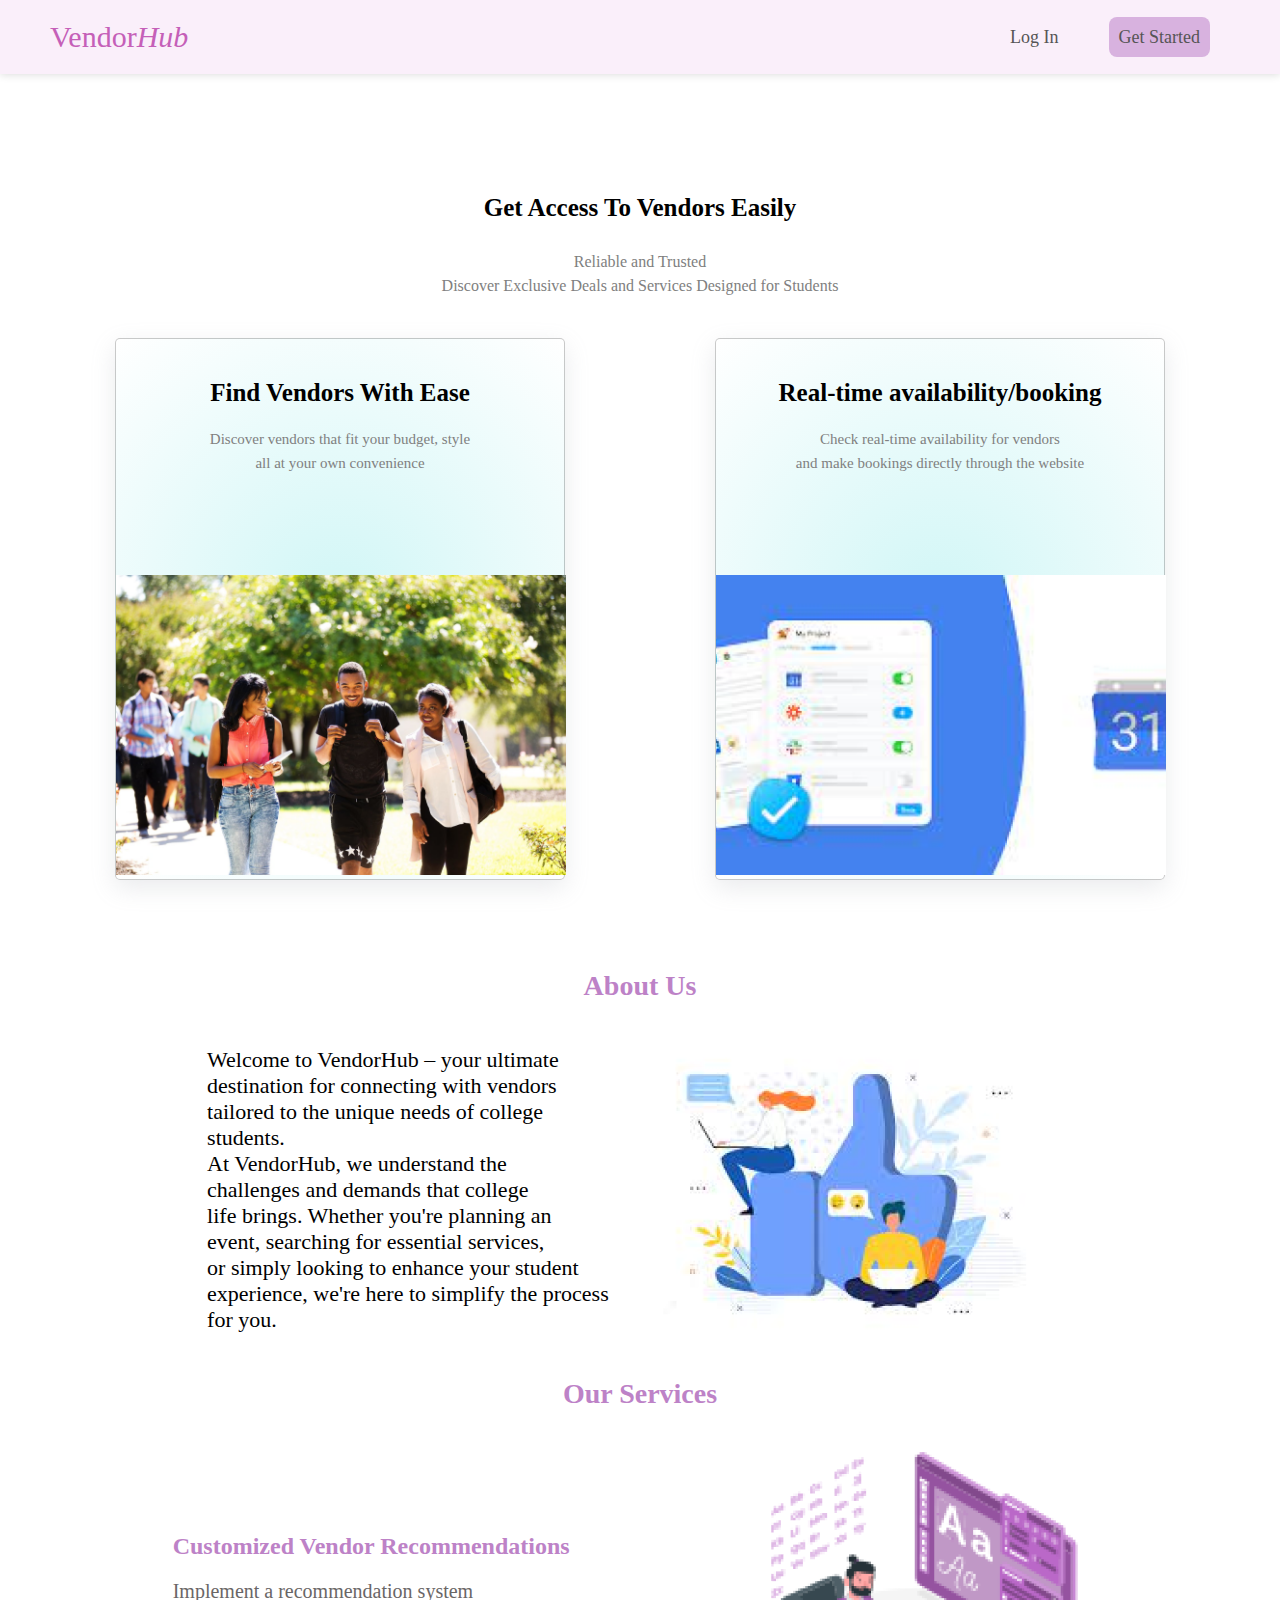
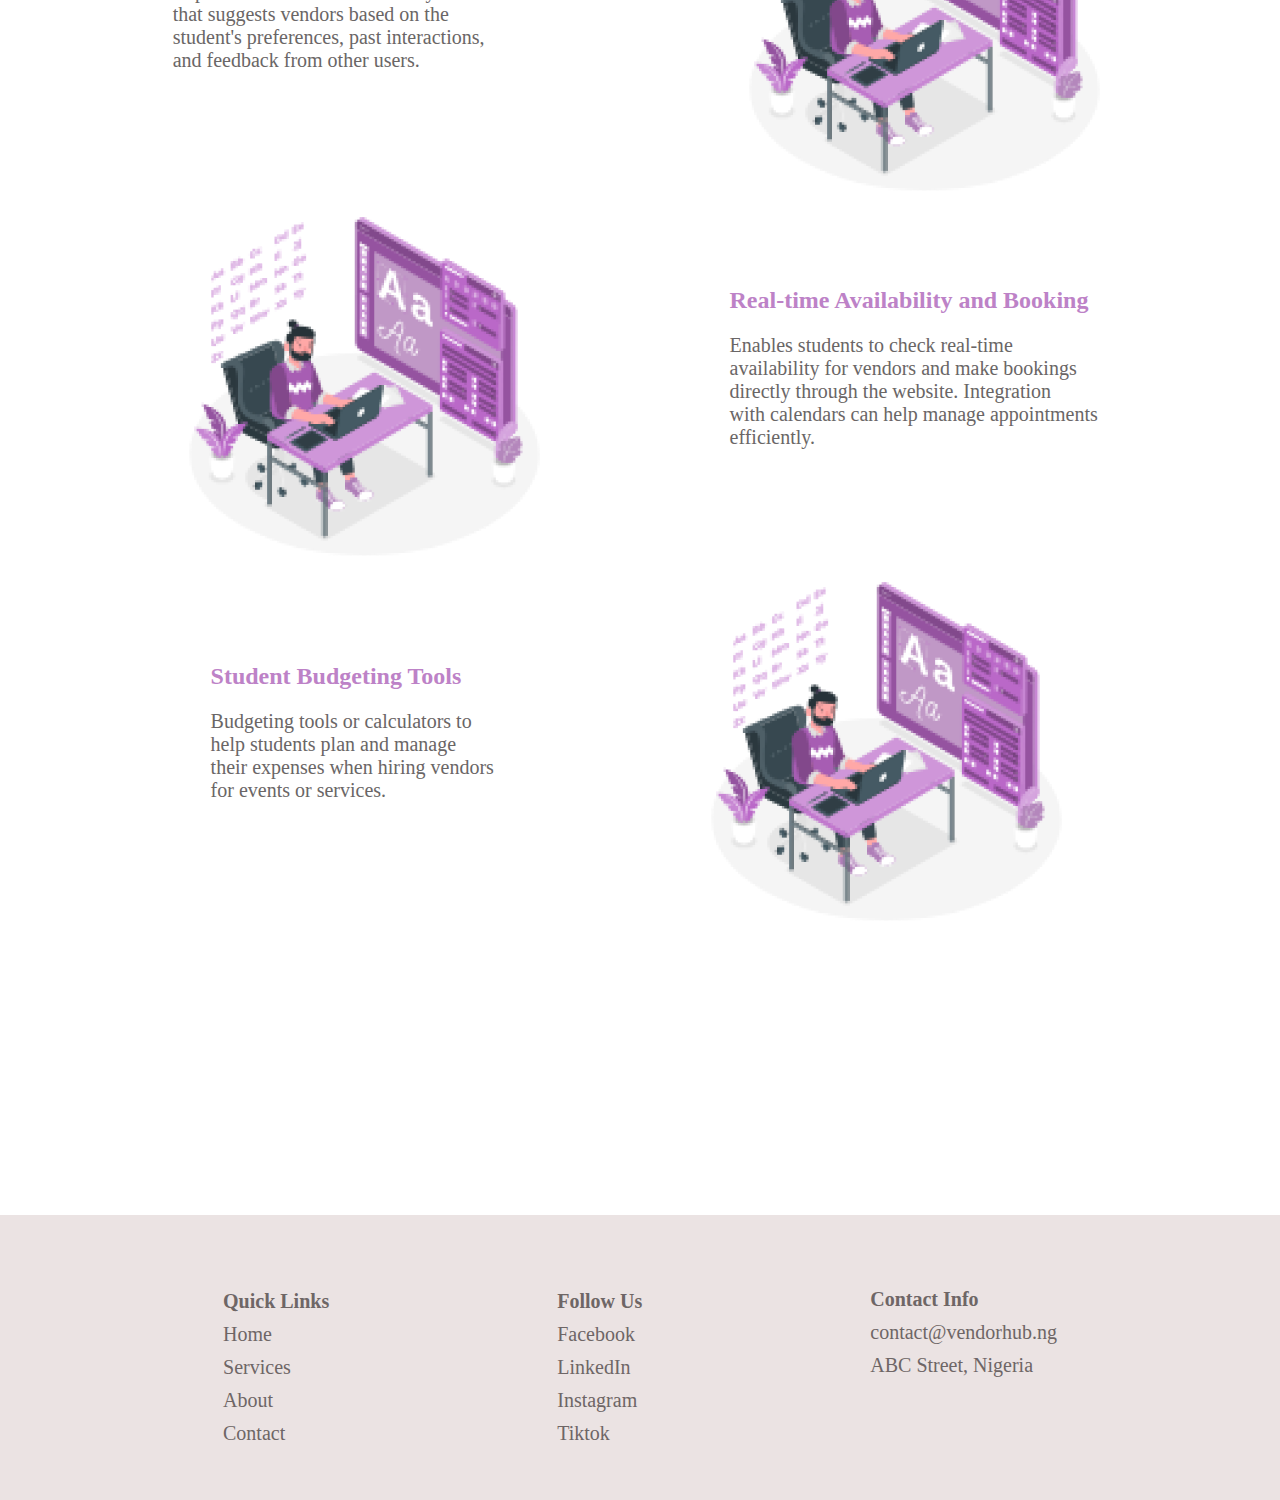
<file: index.html>
<!DOCTYPE html>
<html lang="en">
<head>
    <meta charset="UTF-8">
    <meta name="viewport" content="width=device-width, initial-scale=1.0">
    <title>Vendor Hub</title>
    <link rel="stylesheet" href="https://use.fontawesome.com/releases/v5.0.7/css/all.css">
    <link rel="stylesheet" href="styles.css"/>
</head>

<body>
        <div class="container">
            <nav class="topnav">
                <h3>Vendor<span>Hub</span></h3>
                <ul class="nav-li" id="dropdownClick">
                    <li class="nav-right login"><a href="login.html">Log In</a></li>
                    <li class="nav-right signup"><a href="sign-up.html">Get Started</a></li>
                    <li class="dropdownicon"><a href="javascript:void(0);" onclick="dropdownMenu()">&#9776;</a></li>
                </ul>
            </nav>

            <section class="hero-section">
                <h3>Get Access To Vendors Easily</h3>

                <p>Reliable and Trusted <br> Discover Exclusive Deals and Services Designed for Students</p>
                
                <div class="card-container">
                    <div class="card">
                        <h3>Find Vendors With Ease</h3>
                        <p>Discover vendors that fit your budget, style<br>
                            all at your own convenience</p>
                            <img src="img/Create-Website-with-Login-Registration-Form-in-HTML-CSS-and-JavaScript.jpg" alt="happy students" />
                        </div>
                        
                        <div class="card">
                            <h3>Real-time availability/booking</h3>
                            <p>Check real-time availability for vendors<br>
                                and make bookings directly through the website</p>
                                <img src="img/image 2.png" alt="happy students" />
                            </div>
                        </div>
                        
            </section>
                    
            <section class="third-section">

                <h3 class="about-us">About Us
                </h3>

                <div class="about-us-section">

                <p>Welcome to VendorHub – your ultimate<br>
                destination for connecting with vendors<br>
                tailored to the unique needs of college<br>
                students.<br>
                At VendorHub, we understand the<br>
                challenges and demands that college<br>
                life brings. Whether you're planning an<br>
                event, searching for essential services,<br>
                or simply looking to enhance your student<br>
                experience, we're here to simplify the process<br>
                for you.</p>

                <img src="img/image 4.png" alt="about-us" />

                </div>

                <h3 class="our-services">Our Services</h3>
            

                <div class="our-services-section">
            
                <p><span>Customized Vendor Recommendations <br></span>Implement a recommendation system<br> that suggests vendors based on the<br> student's preferences, past interactions,<br> and
                feedback from other users.</p>

                <img src="img/image 5.png" alt="about-us" />

                </div>
            
                <div class="our-services-section-2">
            
                <p><span>Real-time Availability and Booking <br></span>Enables students to check real-time<br> availability for vendors and make bookings<br> directly through the website. Integration<br>
                with calendars can help manage appointments<br> efficiently.</p>

                <img src="img/image 5.png" alt="about-us" />

                </div>

                <div class="our-services-section-3">
            
                <p><span>Student Budgeting Tools <br></span>Budgeting tools or calculators to<br> help students plan and manage<br> their expenses when hiring vendors<br> for events or
                services.</p>

                <img src="img/image 5.png" alt="about-us" />

                </div>

            </section>


            <footer class="footer-section">
                <ul>
                    <li>Quick Links</li>
                    <li>Home</li>
                    <li>Services</li>
                    <li>About</li>
                    <li>Contact</li>
                </ul>
                <ul>

                    <li>Follow Us</li>
                    <li>Facebook</li>
                    <li>LinkedIn</li>
                    <li>Instagram</li>
                    <li>Tiktok</li>
                </ul>
                <ul>
                    <li>Contact Info</li>
                    <li class="contact">contact@vendorhub.ng</li>
                    <li class="contact">ABC Street, Nigeria</li>
                </ul>
            </footer>
        </div>
    
        <script>
            function dropdownMenu() {
                var x = document.getElementById("dropdownClick");
                if (x.className === "nav-li") {
                    x.className += " responsive";
                } else {
                    x.className = "nav-li";
                }
            }
        </script>
</body>    
</html>
</file>
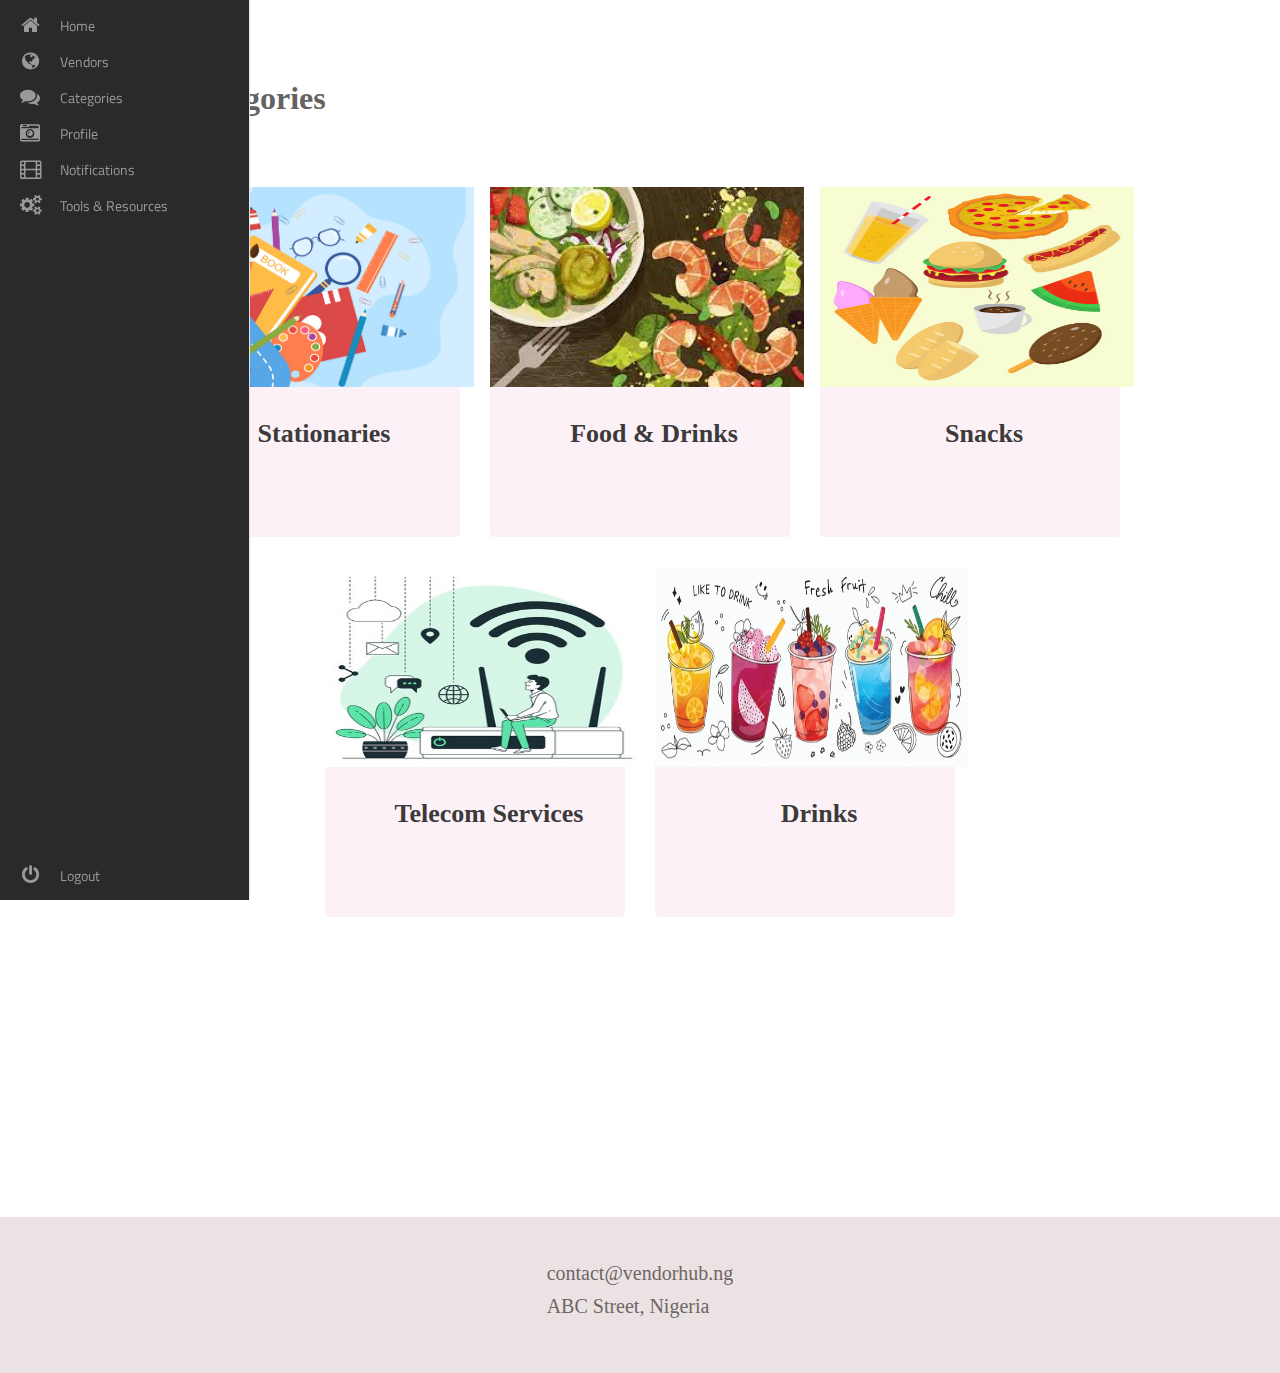
<file: categories.html>
<!DOCTYPE html>
<html lang="en">

<head>
    <meta charset="UTF-8">
    <meta name="viewport" content="width=device-width, initial-scale=1.0">
    <title>Vendors</title>
    <link rel="stylesheet" href="https://use.fontawesome.com/releases/v5.0.7/css/all.css">
    <link rel="stylesheet" href="categories.css" />
</head>

<body>

    <div class="area"></div>

    <!--  Side NavBar -->

    <nav class="main-menu">
        <ul>
            <li>
                <a href="/homepage.html">
                    <i class="fa fa-home fa-2x"></i>
                    <span class="nav-text">
                        Home
                    </span>
                </a>

            </li>
            <li class="has-subnav">
                <a href="/vendors.html">
                    <i class="fa fa-globe fa-2x"></i>
                    <span class="nav-text">
                        Vendors
                    </span>
                </a>

            </li>
            <li class="has-subnav">
                <a href="/categories.html">
                    <i class="fa fa-comments fa-2x"></i>
                    <span class="nav-text">
                        Categories
                    </span>
                </a>

            </li>
            <li class="has-subnav">
                <a href="/profile.html">
                    <i class="fa fa-camera-retro fa-2x"></i>
                    <span class="nav-text">
                        Profile
                    </span>
                </a>

            </li>
            <li>
                <a href="/notifications.html">
                    <i class="fa fa-film fa-2x"></i>
                    <span class="nav-text">
                        Notifications
                    </span>
                </a>
            </li>
            <li>
                <a href="/resources.html">
                    <i class="fa fa-cogs fa-2x"></i>
                    <span class="nav-text">
                        Tools & Resources
                    </span>
                </a>
            </li>

        </ul>

        <ul class="logout">
            <li>
                <a href="/logout.html">
                    <i class="fa fa-power-off fa-2x"></i>
                    <span class="nav-text">
                        Logout
                    </span>
                </a>
            </li>
        </ul>
    </nav>


    <!-- Main Area  -->
    
    <div class="third-section">
    
        <h3 class="categories">Categories</h3>
    
    
        <div class="card-contain">
    
            <div class="card">
                <img src="img/stationery-backpack-5806841-4842001.png" alt="vendor-image" />
                <h4 class="categories-title"><a href="/stationaries.html"> Stationaries</a></h4>
            </div>
            <div class="card">
                <img src="img/download (5).jpg" alt=vendor-image" />
                <h4 class="categories-title"><a href="/food.html"> Food & Drinks </a></h4>
            </div>
            <div class="card">
                <img src="img/set-food-drink-vector-illustration-food-drink-cartoon-food-lunch_691616-18.avif"
                    alt="vendor-image" />
                <h4 class="categories-title"><a href="/snacks.html"> Snacks</a></h4>
            </div>
            <div class="card">
                <img src="img/internet-day-concept-illustration_114360-5303.jpg" alt="vendor-image" />
                <h4 class="categories-title"><a href="/telecom.html"> Telecom Services</a></h4>
            </div>
            <div class="card">
                <img src="img/fresh-smoothies-sparkling-drinks-design-600nw-2258934475.webp" alt="vendor-image" />
                <h4 class="categories-title"><a href="/drinks.html"> Drinks</a></h4>
            </div>
    
    
        </div>
    
        <footer class="footer-section">
            <ul>
                <li class="contact">contact@vendorhub.ng</li>
                <li class="contact">ABC Street, Nigeria</li>
            </ul>
        </footer>
    
    </div>


</body>
</html>
</file>
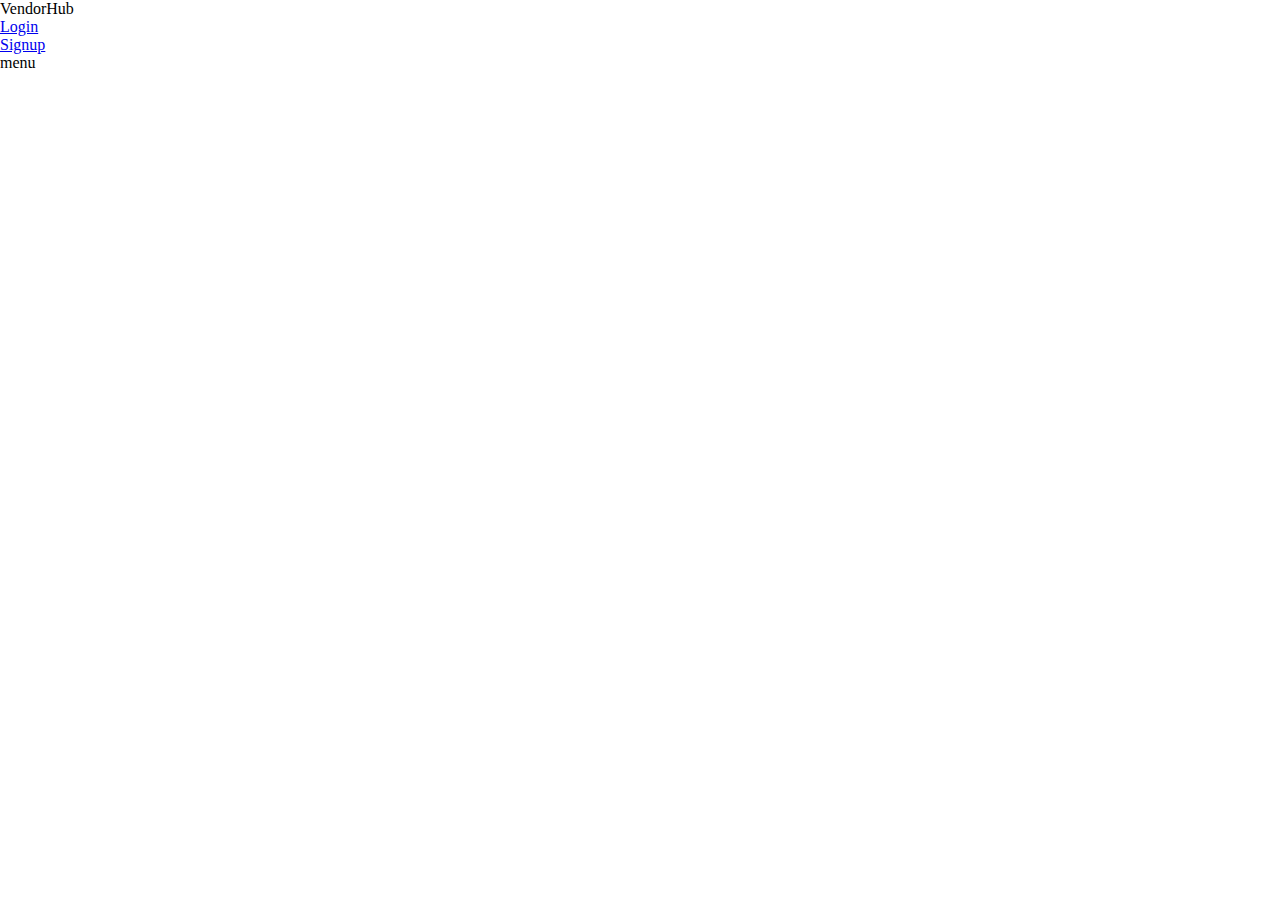
<file: home.html>
<!DOCTYPE html>
<html lang="en">

<head>
    <meta charset="UTF-8">
    <meta name="viewport" content="width=device-width, initial-scale=1.0">
    <title>Vendor Hub</title>
    <link rel="stylesheet" href="https://use.fontawesome.com/releases/v5.0.7/css/all.css">
    <link rel="stylesheet" href="styles.css" />
</head>

<body>
<header class="header">
    <div class="nav-container">
        <span class="logo">VendorHub</span>
        <nav class="nav">
            <ul class="nav--ul__two">
                <li class="nav-link"><a href="#">Login</a></li>
                <li class="nav-link"><a href="#">Signup</a></li>
            </ul>
        </nav>
        <span class="hamburger-menu  material-symbols-outlined">menu</span>
    </div>
</header>




<script>
    const hamburgerMenu = document.querySelector(".hamburger-menu");
        const nav = document.querySelector(".nav");

        hamburgerMenu.addEventListener("click", () => {
            nav.classList.toggle("active")
        });
</script>
</body>
</html>
</file>
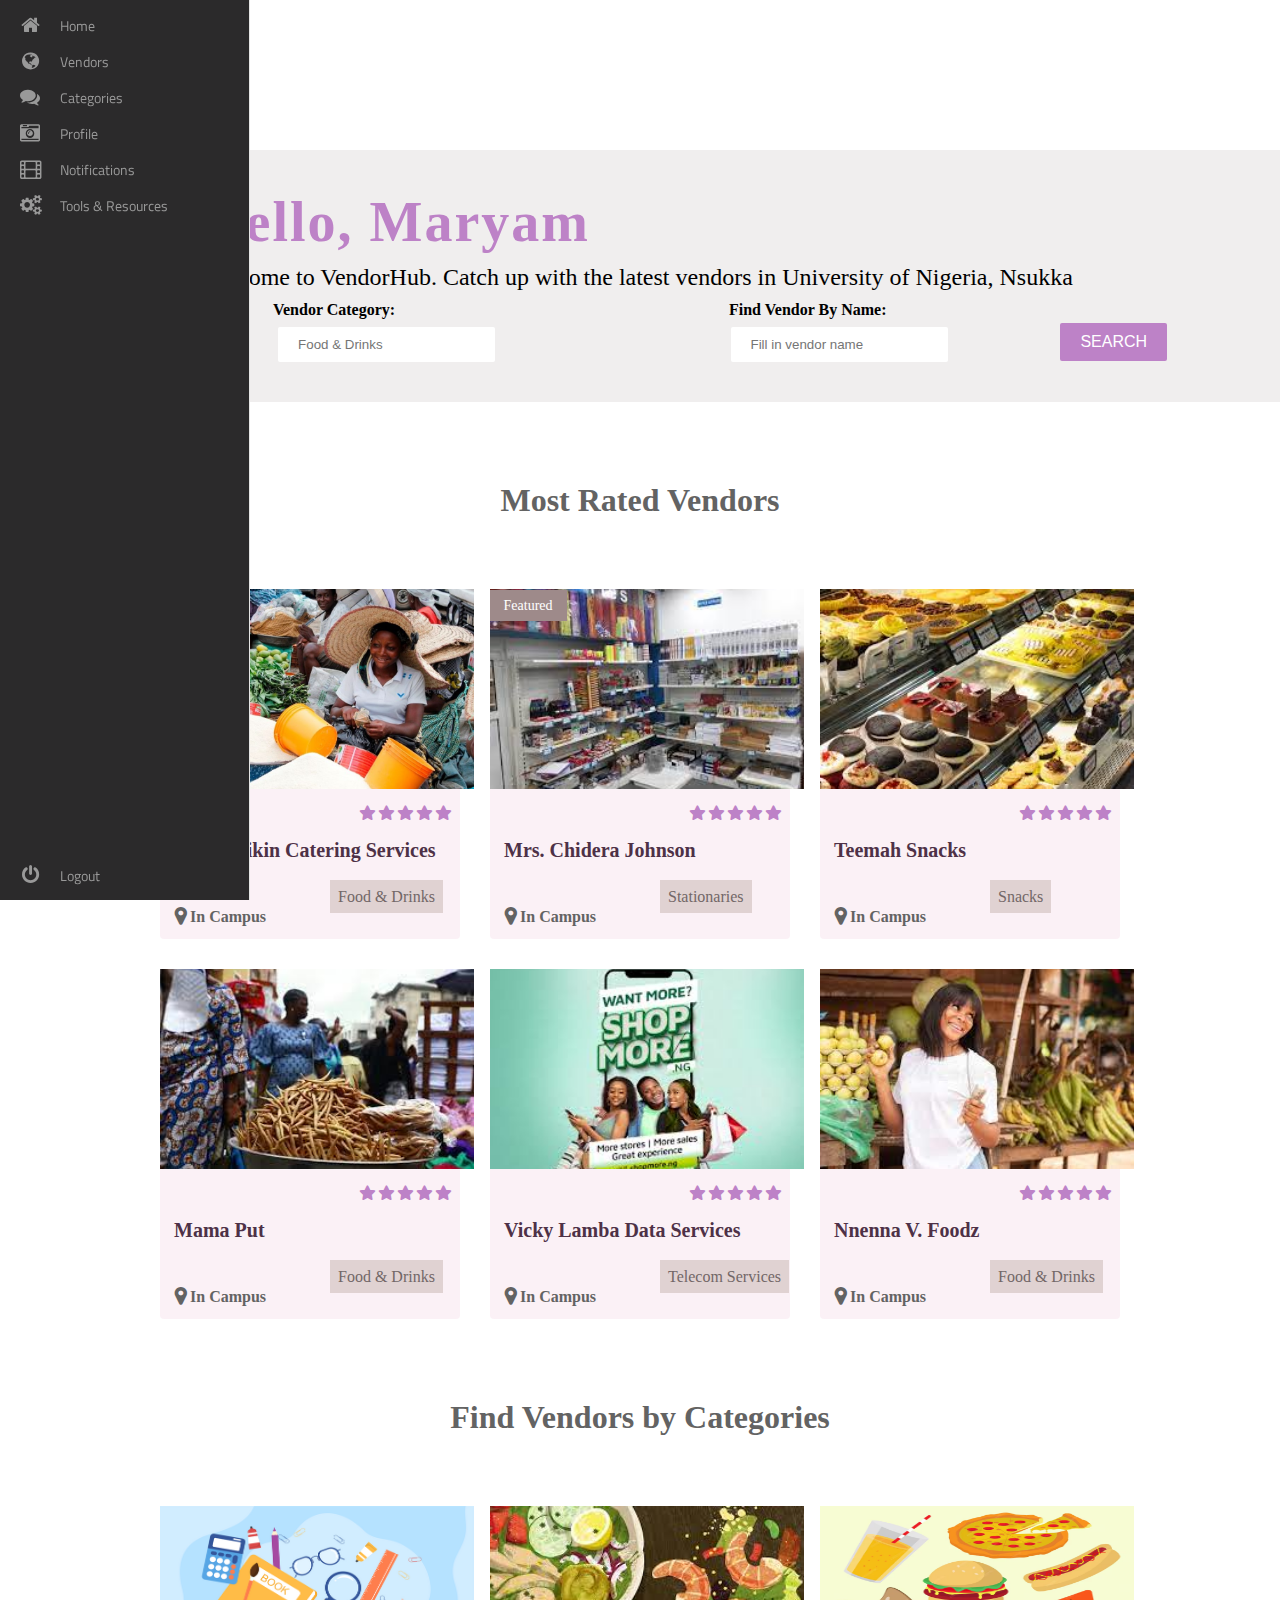
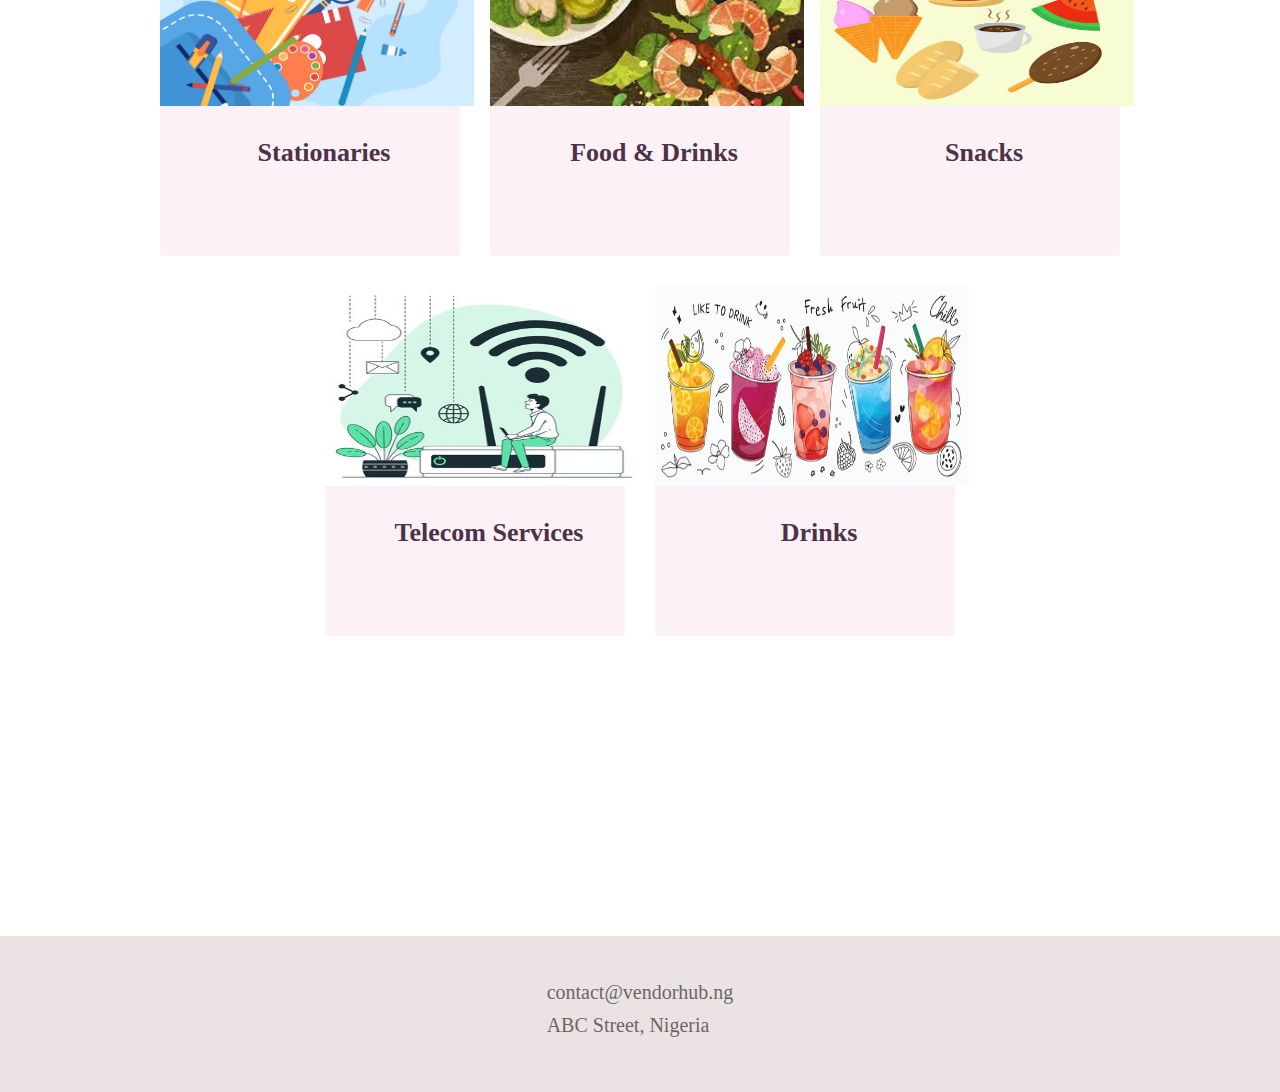
<file: homepage.html>
<!DOCTYPE html>
<html lang="en">

<head>
    <meta charset="UTF-8">
    <meta name="viewport" content="width=device-width, initial-scale=1.0">
    <title>Vendor Hub</title>
    <link rel="stylesheet" href="https://use.fontawesome.com/releases/v5.0.7/css/all.css">
    <link rel="stylesheet" href="homepage.css" />
</head>

<body>

    <div class="area"></div>

    <!--  Side NavBar -->

    <nav class="main-menu">
    <ul>
        <li>
            <a href="/homepage.html">
                <i class="fa fa-home fa-2x"></i>
                <span class="nav-text">
                    Home
                </span>
            </a>

        </li>
        <li class="has-subnav">
            <a href="/vendors.html">
                <i class="fa fa-globe fa-2x"></i>
                <span class="nav-text">
                    Vendors
                </span>
            </a>

        </li>
        <li class="has-subnav">
            <a href="/categories.html">
                <i class="fa fa-comments fa-2x"></i>
                <span class="nav-text">
                    Categories
                </span>
            </a>

        </li>
        <li class="has-subnav">
            <a href="/profile.html">
                <i class="fa fa-camera-retro fa-2x"></i>
                <span class="nav-text">
                    Profile
                </span>
            </a>

        </li>
        <li>
            <a href="/notifications.html">
                <i class="fa fa-film fa-2x"></i>
                <span class="nav-text">
                    Notifications
                </span>
            </a>
        </li>
        <li>
            <a href="/resources.html">
                <i class="fa fa-cogs fa-2x"></i>
                <span class="nav-text">
                    Tools & Resources
                </span>
            </a>
        </li>
        
    </ul>

    <ul class="logout">
        <li>
            <a href="/logout.html">
                <i class="fa fa-power-off fa-2x"></i>
                <span class="nav-text">
                    Logout
                </span>
            </a>
        </li>
    </ul>
</nav>

<!-- Main Area  -->

   <div class="hero-section">
    <h3>Hello, Maryam</h3>
    <p>Welcome to VendorHub. Catch up with the latest vendors in University of Nigeria,
    Nsukka</p>

    <div class="search">

        <div class="search-category">
            <label for="category">Vendor Category:</label>
        <input type="search" id="category" name="category" placeholder="Food & Drinks" class="search-category-in search-category-input" />
    </div>
    
    <div class="search-category">
        <label for="category">Find Vendor By Name:</label>
        <input type="search" id="category" name="category" placeholder="Fill in vendor name"
        class="search-category-input" />
    </div>
    
    <div class="btn-all">
        <button class="btn-search">SEARCH</button>
    </div>
</div>

</div>

<div class="third-section">
    
    <h3 class="most-rated">Most Rated Vendors</h3>

    <div class="card-container">

        <div class="card">
            <img src="img/market-woman-nigeria-897x598.jpg" alt="vendor-image" />
            <i class="fa fa-star rating" aria-hidden="true"></i>
            <i class="fa fa-star rating" aria-hidden="true"></i>
            <i class="fa fa-star rating" aria-hidden="true"></i>
            <i class="fa fa-star rating" aria-hidden="true"></i>
            <i class="fa fa-star rating" aria-hidden="true"></i>
            <h4><a href="vendor.html"> Mama Pikin Catering Services</a></h4>
            <i class="fa fa-map-marker map" aria-hidden="true"></i>
            <p>In Campus</p>
            <span>Food & Drinks</span>
            <h6 class="feat">Featured</h6>
        </div>
        <div class="card">
            <img src="img/download (4).jpg" alt="vendor-image" />
            <i class="fa fa-star rating" aria-hidden="true"></i>
            <i class="fa fa-star rating" aria-hidden="true"></i>
            <i class="fa fa-star rating" aria-hidden="true"></i>
            <i class="fa fa-star rating" aria-hidden="true"></i>
            <i class="fa fa-star rating" aria-hidden="true"></i>
            <h4><a href="vendor.html"> Mrs. Chidera Johnson</a></h4>
            <i class="fa fa-map-marker map" aria-hidden="true"></i>
            <p>In Campus</p>
            <span>Stationaries</span>
            <h6 class="category-featured">Featured</h6>
        </div>
        <div class="card">
            <img src="img/images.jpg" alt="vendor-image" />
            <i class="fa fa-star rating" aria-hidden="true"></i>
            <i class="fa fa-star rating" aria-hidden="true"></i>
            <i class="fa fa-star rating" aria-hidden="true"></i>
            <i class="fa fa-star rating" aria-hidden="true"></i>
            <i class="fa fa-star rating" aria-hidden="true"></i>
            <h4><a href="vendor.html"> Teemah Snacks</a></h4>
            <i class="fa fa-map-marker map" aria-hidden="true"></i>
            <p>In Campus</p>
            <span>Snacks</span>
            
        </div>
        <div class="card">
            <img src="img/download (2).jpg" alt="vendor-image" />
            <i class="fa fa-star rating" aria-hidden="true"></i>
            <i class="fa fa-star rating" aria-hidden="true"></i>
            <i class="fa fa-star rating" aria-hidden="true"></i>
            <i class="fa fa-star rating" aria-hidden="true"></i>
            <i class="fa fa-star rating" aria-hidden="true"></i>
            <h4><a href="vendor.html"> Mama Put</a></h4>
            <i class="fa fa-map-marker map" aria-hidden="true"></i>
            <p>In Campus</p>
            <span>Food & Drinks</span>
           
        </div>
        <div class="card">
            <img src="img/images (1).jpg" alt="vendor-image" />
            <i class="fa fa-star rating" aria-hidden="true"></i>
            <i class="fa fa-star rating" aria-hidden="true"></i>
            <i class="fa fa-star rating" aria-hidden="true"></i>
            <i class="fa fa-star rating" aria-hidden="true"></i>
            <i class="fa fa-star rating" aria-hidden="true"></i>
            <h4><a href="vendor.html"> Vicky Lamba Data Services</a></h4>
            <i class="fa fa-map-marker map" aria-hidden="true"></i>
            <p>In Campus</p>
            <span>Telecom Services</span>
           
        </div>
        <div class="card">
            <img src="img/download.jpg" />
            <i class="fa fa-star rating" aria-hidden="true"></i>
            <i class="fa fa-star rating" aria-hidden="true"></i>
            <i class="fa fa-star rating" aria-hidden="true"></i>
            <i class="fa fa-star rating" aria-hidden="true"></i>
            <i class="fa fa-star rating" aria-hidden="true"></i>
            <h4><a href="vendor.html"> Nnenna V. Foodz</a></h4>
            <i class="fa fa-map-marker map" aria-hidden="true"></i>
            <p>In Campus</p>
            <span>Food & Drinks</span>
           
        </div>

    

    </div>



    <h3 class="most-rated">Find Vendors by Categories</h3>

    <div class="card-contain">

        <div class="card">
            <img src="img/stationery-backpack-5806841-4842001.png" alt="vendor-image" />
            <h4 class="categories-title"><a href="stationaries.html"> Stationaries</a></h4>
        </div>
        <div class="card">
            <img src="img/download (5).jpg" alt=vendor-image" />
            <h4 class="categories-title"><a href="stationaries.html"> Food & Drinks</a></h4>
        </div>
        <div class="card">
            <img src="img/set-food-drink-vector-illustration-food-drink-cartoon-food-lunch_691616-18.avif" alt="vendor-image" />
            <h4 class="categories-title"><a href="stationaries.html"> Snacks</a></h4>
        </div>
        <div class="card">
            <img src="img/internet-day-concept-illustration_114360-5303.jpg" alt="vendor-image" />
            <h4 class="categories-title"><a href="stationaries.html"> Telecom Services</a></h4>
        </div>
        <div class="card">
            <img src="img/fresh-smoothies-sparkling-drinks-design-600nw-2258934475.webp" alt="vendor-image" />
            <h4 class="categories-title"><a href="stationaries.html"> Drinks</a></h4>
        </div>
       

    </div>

    <footer class="footer-section">
        <ul>
            <li class="contact">contact@vendorhub.ng</li>
            <li class="contact">ABC Street, Nigeria</li>
        </ul>
    </footer>



</div>












</body>
</html>
</file>
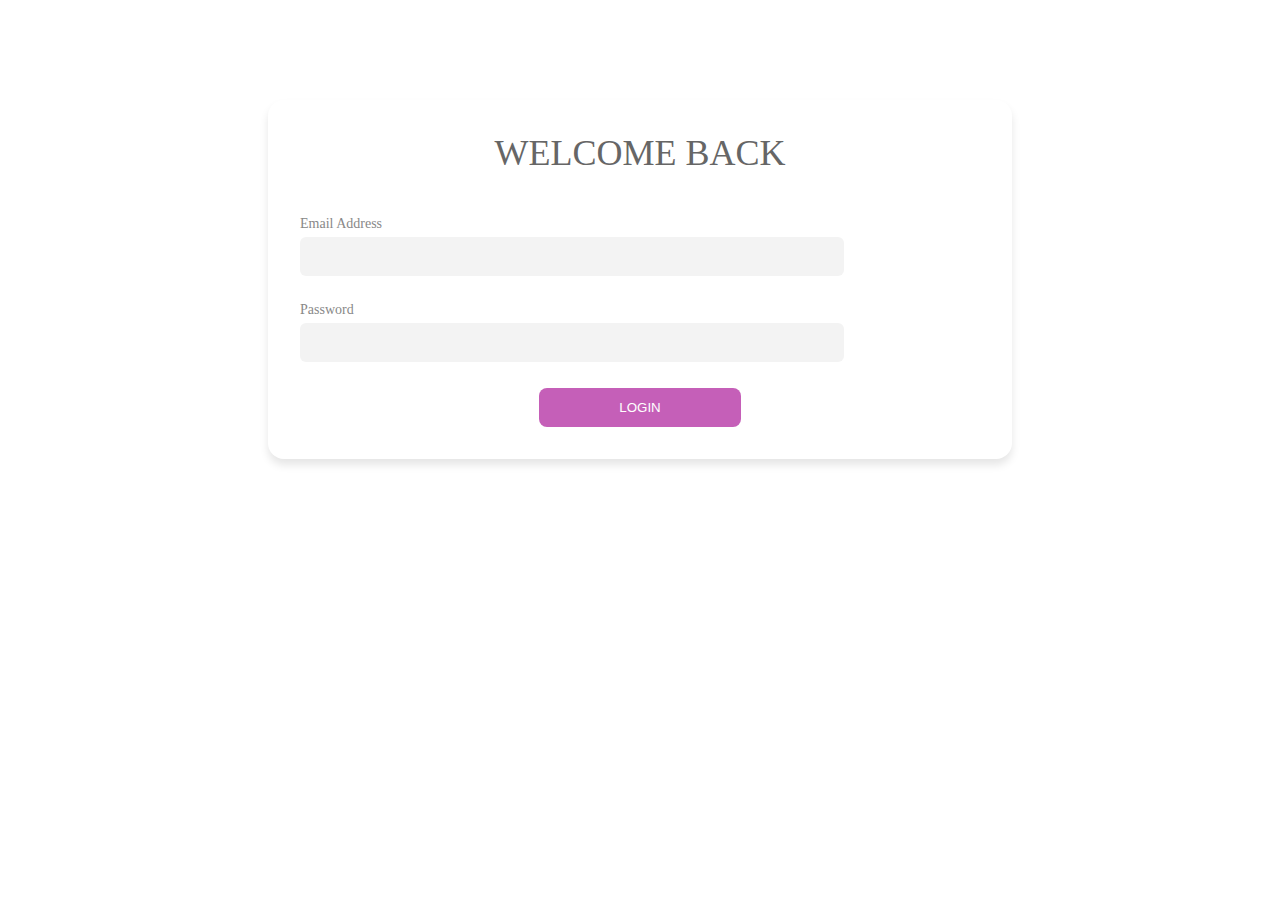
<file: login.html>
<!DOCTYPE html>
<html lang="en">

<head>
    <meta charset="UTF-8">
    <meta name="viewport" content="width=device-width, initial-scale=1.0">
    <title>Login to VendorHub</title>
    <link rel="stylesheet" href="https://use.fontawesome.com/releases/v5.0.7/css/all.css">
    <link rel="stylesheet" href="login.css" />
</head>

<body>
    <div class="container">
        <form action="/homepage.html">
            <h2>Welcome Back</h2>

            <div class="form-group">
                <label for="emailAddress">Email Address</label>
                <input type="email" name="email" id="emailAddress" 
                    class="form-element" required />
            </div>

            <div class="form-group">
                <label for="password">Password</label>
                <input type="password" name="password" id="password" class="form-element" required />
            </div>

            <div class="submit-group">
                <input type="submit" value="Login" />
            </div>

        </form>
    </div>
</body>

</html>
</file>
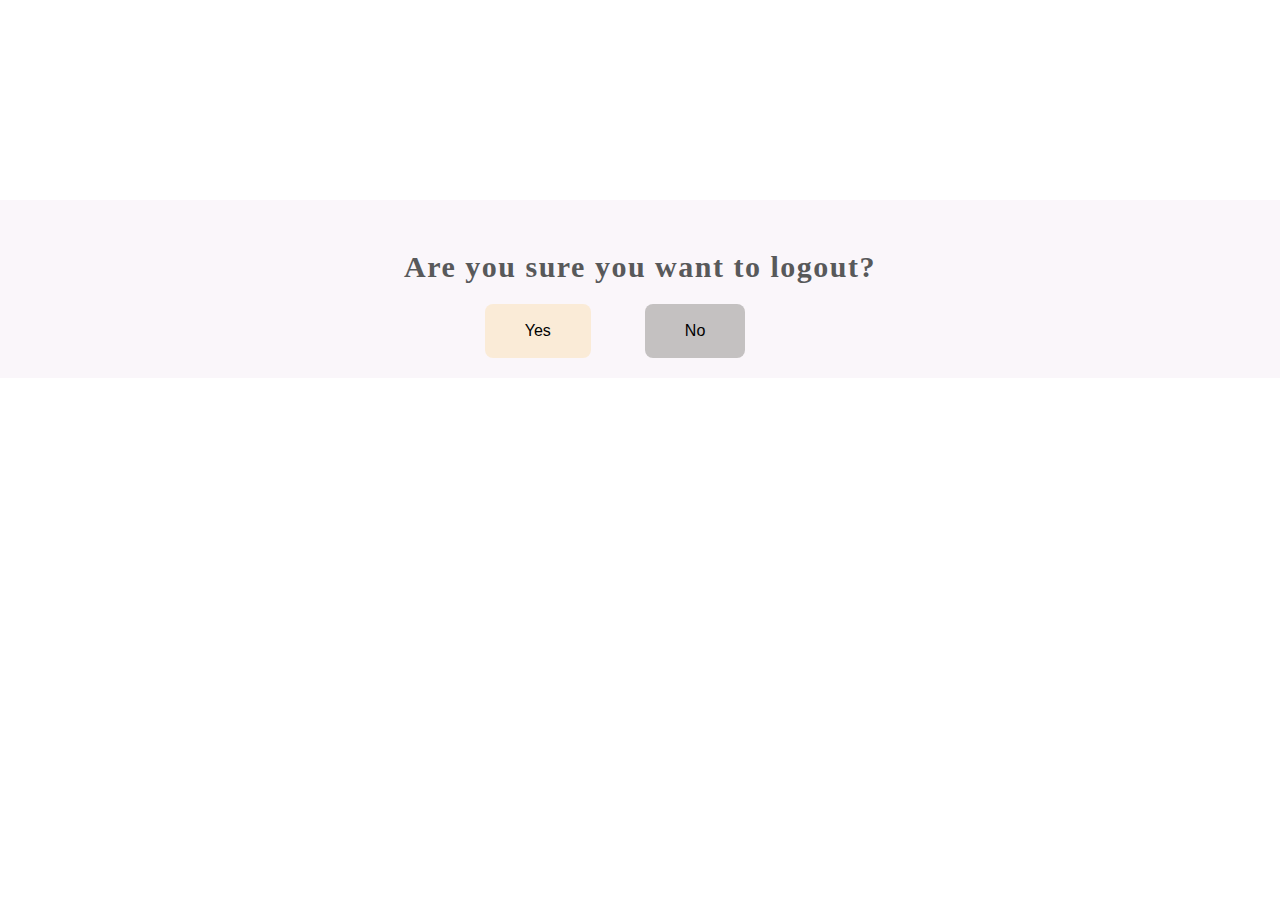
<file: logout.html>
<!DOCTYPE html>
<html lang="en">

<head>
    <meta charset="UTF-8">
    <meta name="viewport" content="width=device-width, initial-scale=1.0">
    <title>Vendor Hub</title>
    <link rel="stylesheet" href="https://use.fontawesome.com/releases/v5.0.7/css/all.css">
    <link rel="stylesheet" href="logout.css" />
</head>

<body>


    <div class="logout">
        <h5>Are you sure you want to logout?</h5>
        <div class="btn">
            <button><a href="/index.html">Yes</a></button>
            <button class="btn-2"><a href="/homepage.html">No</a></button>
        </div>
    </div>
</body>
</html>
</file>
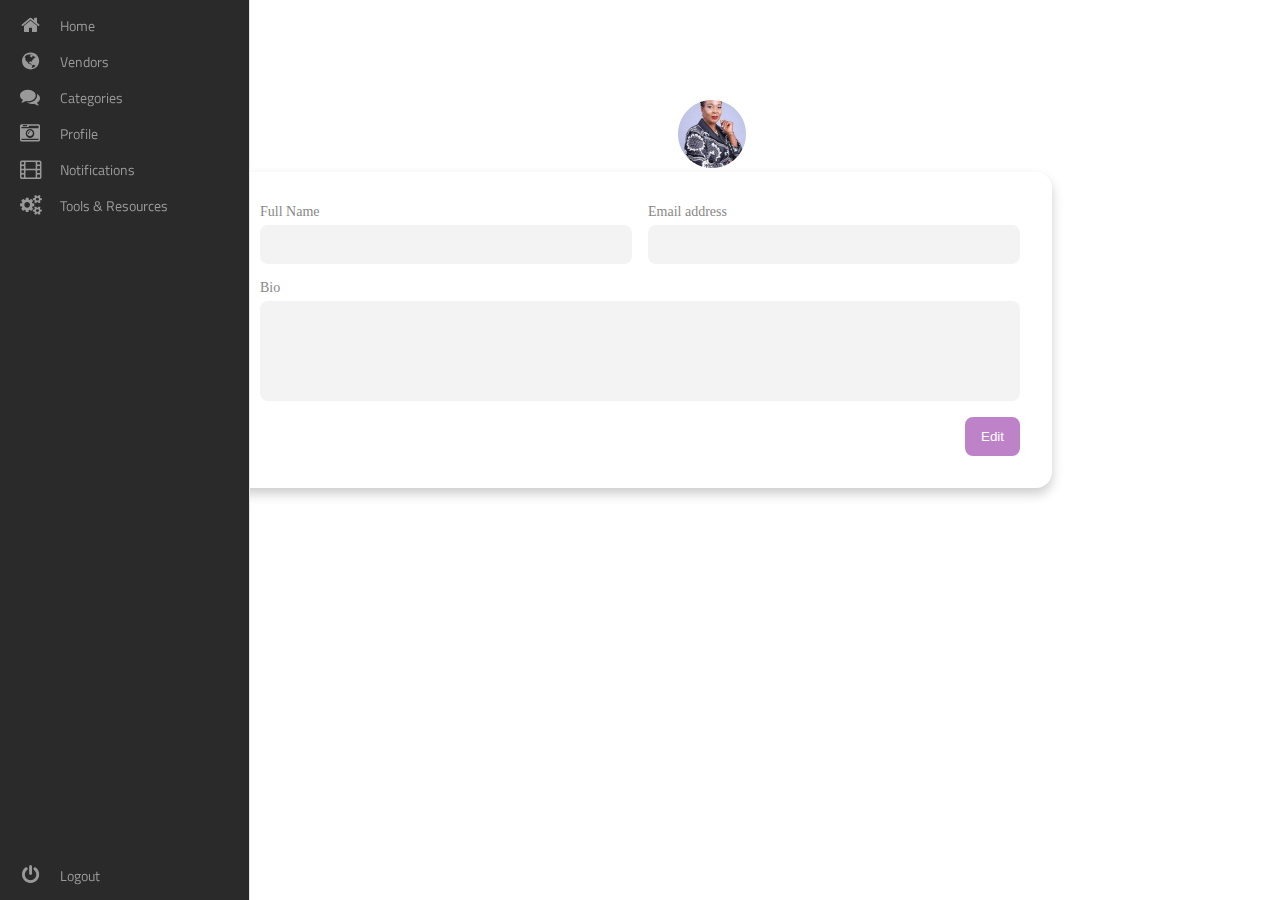
<file: profile.html>
<!DOCTYPE html>
<html lang="en">

<head>
    <meta charset="UTF-8">
    <meta name="viewport" content="width=device-width, initial-scale=1.0">
    <title>Vendors</title>
    <link rel="stylesheet" href="https://use.fontawesome.com/releases/v5.0.7/css/all.css">
    <link rel="stylesheet" href="profile.css" />
</head>

<body>

    <div class="area"></div>

    <!--  Side NavBar -->

    <nav class="main-menu">
        <ul>
            <li>
                <a href="/homepage.html">
                    <i class="fa fa-home fa-2x"></i>
                    <span class="nav-text">
                        Home
                    </span>
                </a>

            </li>
            <li class="has-subnav">
                <a href="/vendors.html">
                    <i class="fa fa-globe fa-2x"></i>
                    <span class="nav-text">
                        Vendors
                    </span>
                </a>

            </li>
            <li class="has-subnav">
                <a href="/categories.html">
                    <i class="fa fa-comments fa-2x"></i>
                    <span class="nav-text">
                        Categories
                    </span>
                </a>

            </li>
            <li class="has-subnav">
                <a href="/profile.html">
                    <i class="fa fa-camera-retro fa-2x"></i>
                    <span class="nav-text">
                        Profile
                    </span>
                </a>

            </li>
            <li>
                <a href="/notifications.html">
                    <i class="fa fa-film fa-2x"></i>
                    <span class="nav-text">
                        Notifications
                    </span>
                </a>
            </li>
            <li>
                <a href="/resources.html">
                    <i class="fa fa-cogs fa-2x"></i>
                    <span class="nav-text">
                        Tools & Resources
                    </span>
                </a>
            </li>

        </ul>

        <ul class="logout">
            <li>
                <a href="/logout.html">
                    <i class="fa fa-power-off fa-2x"></i>
                    <span class="nav-text">
                        Logout
                    </span>
                </a>
            </li>
        </ul>
    </nav>


    <!-- Main Area  -->

    <section class="section-contact">
        <div class="container">
            <Img src="img/Ellipse 2.png" /> 
    
            <form>
                <div class="form-group">
                    <label for="fullname"> Full Name</label>
                    <input type="text" name="firstname" id="fullname" required class="form-element" />
                </div>
    
                <div class="form-group">
                    <label for="email"> Email address</label>
                    <input type="email" name="email" id="email" required class="form-element"
                    />
                </div>
    
                <div class="form-group full">
                    <label for="message">
                        Bio
                    </label>
                    <textarea name="message" id="message" class="form-element"
                    ></textarea>
    
                </div>
    
                <div class="submit-group">
                    <input type="submit" value="Edit" />
                </div>
    
            </form>
        </div>
    </section>

</body>
</html>
</file>
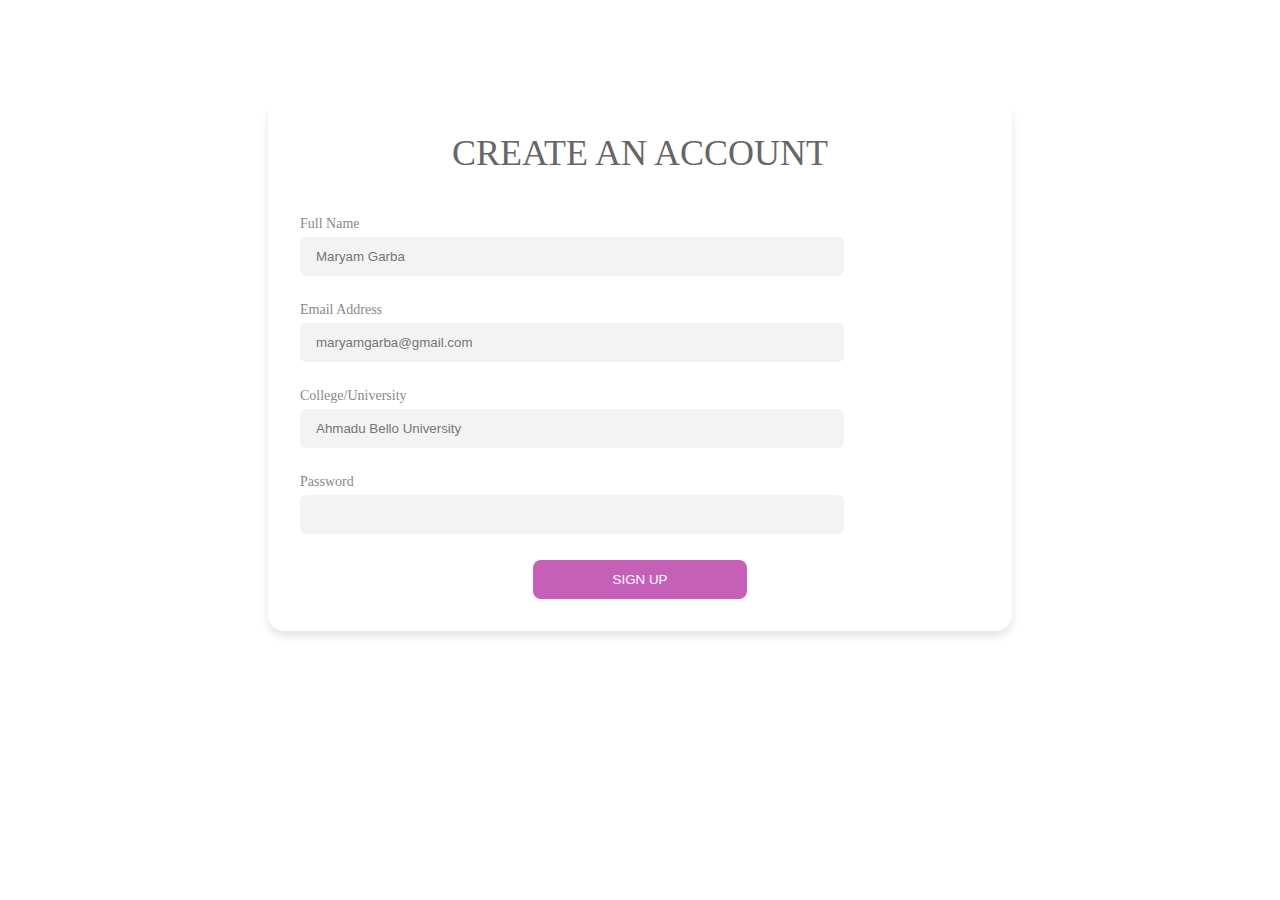
<file: sign-up.html>
<!DOCTYPE html>
<html lang="en">

<head>
    <meta charset="UTF-8">
    <meta name="viewport" content="width=device-width, initial-scale=1.0">
    <title>Vendor Hub - Sign Up</title>
    <link rel="stylesheet" href="https://use.fontawesome.com/releases/v5.0.7/css/all.css">
    <link rel="stylesheet" href="sign-up.css" />
</head>

<body>
    <div class="container">
        <form action="/homepage.html">
            <h2>Create An Account</h2>
            
            <div class="form-group">
                <label for="fullName">Full Name</label>
                <input type="text" name="fullname" id="fullName" placeholder="Maryam Garba" class="form-element" required/>
            </div>
                
            <div class="form-group">
                <label for="emailAddress">Email Address</label>
                <input type="email" name="email" id="emailAddress" placeholder="maryamgarba@gmail.com" class="form-element" required />
            </div>
                
            <div class="form-group">
                <label for="college">College/University</label>
                <input type="text" name="school" id="college" placeholder="Ahmadu Bello University" class="form-element" required />
            </div>
                
            <div class="form-group">
                <label for="password">Password</label>
                <input type="password" name="password" id="password" class="form-element" required />
            </div>
                
            <div class="submit-group">
                <input type="submit" value="Sign Up" />
            </div>
            
        </form>
    </div>
</body>
</html>
</file>
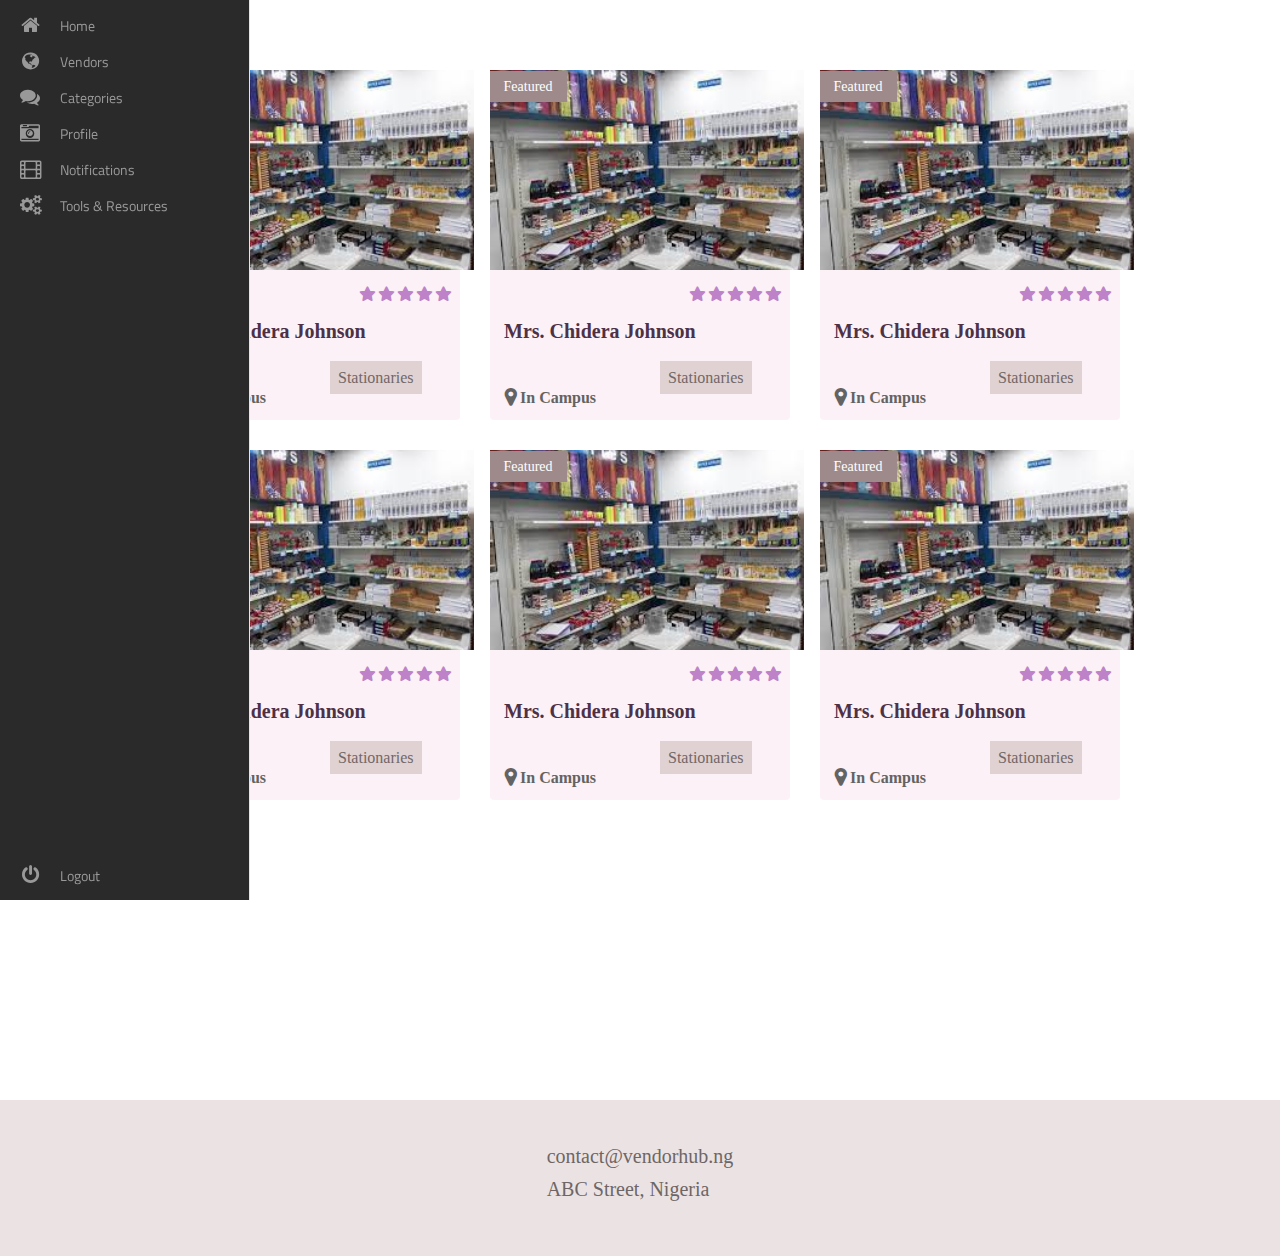
<file: stationaries.html>
<!DOCTYPE html>
<html lang="en">

<head>
    <meta charset="UTF-8">
    <meta name="viewport" content="width=device-width, initial-scale=1.0">
    <title>Vendor Hub</title>
    <link rel="stylesheet" href="https://use.fontawesome.com/releases/v5.0.7/css/all.css">
    <link rel="stylesheet" href="stationaries.css" />
</head>

<body>

    <div class="area"></div>

    <!--  Side NavBar -->

    <nav class="main-menu">
        <ul>
            <li>
                <a href="/homepage.html">
                    <i class="fa fa-home fa-2x"></i>
                    <span class="nav-text">
                        Home
                    </span>
                </a>

            </li>
            <li class="has-subnav">
                <a href="/vendors.html">
                    <i class="fa fa-globe fa-2x"></i>
                    <span class="nav-text">
                        Vendors
                    </span>
                </a>

            </li>
            <li class="has-subnav">
                <a href="/categories.html">
                    <i class="fa fa-comments fa-2x"></i>
                    <span class="nav-text">
                        Categories
                    </span>
                </a>

            </li>
            <li class="has-subnav">
                <a href="/profile.html">
                    <i class="fa fa-camera-retro fa-2x"></i>
                    <span class="nav-text">
                        Profile
                    </span>
                </a>

            </li>
            <li>
                <a href="/notifications.html">
                    <i class="fa fa-film fa-2x"></i>
                    <span class="nav-text">
                        Notifications
                    </span>
                </a>
            </li>
            <li>
                <a href="/resources.html">
                    <i class="fa fa-cogs fa-2x"></i>
                    <span class="nav-text">
                        Tools & Resources
                    </span>
                </a>
            </li>

        </ul>

        <ul class="logout">
            <li>
                <a href="/logout.html">
                    <i class="fa fa-power-off fa-2x"></i>
                    <span class="nav-text">
                        Logout
                    </span>
                </a>
            </li>
        </ul>
    </nav>

    <!-- Main Area  -->

    <div class="third-section">
    
    
        <div class="card-container">
    
            <div class="card">
                <img src="img/download (4).jpg" alt="vendor-image" />
                <i class="fa fa-star rating" aria-hidden="true"></i>
                <i class="fa fa-star rating" aria-hidden="true"></i>
                <i class="fa fa-star rating" aria-hidden="true"></i>
                <i class="fa fa-star rating" aria-hidden="true"></i>
                <i class="fa fa-star rating" aria-hidden="true"></i>
                <h4><a href="vendor.html"> Mrs. Chidera Johnson</a></h4>
                <i class="fa fa-map-marker map" aria-hidden="true"></i>
                <p>In Campus</p>
                <span>Stationaries</span>
                <h6 class="category-featured">Featured</h6>
            </div>
            <div class="card">
                <img src="img/download (4).jpg" alt="vendor-image" />
                <i class="fa fa-star rating" aria-hidden="true"></i>
                <i class="fa fa-star rating" aria-hidden="true"></i>
                <i class="fa fa-star rating" aria-hidden="true"></i>
                <i class="fa fa-star rating" aria-hidden="true"></i>
                <i class="fa fa-star rating" aria-hidden="true"></i>
                <h4><a href="vendor.html"> Mrs. Chidera Johnson</a></h4>
                <i class="fa fa-map-marker map" aria-hidden="true"></i>
                <p>In Campus</p>
                <span>Stationaries</span>
                <h6 class="category-featured">Featured</h6>
            </div>
            <div class="card">
                <img src="img/download (4).jpg" alt="vendor-image" />
                <i class="fa fa-star rating" aria-hidden="true"></i>
                <i class="fa fa-star rating" aria-hidden="true"></i>
                <i class="fa fa-star rating" aria-hidden="true"></i>
                <i class="fa fa-star rating" aria-hidden="true"></i>
                <i class="fa fa-star rating" aria-hidden="true"></i>
                <h4><a href="vendor.html"> Mrs. Chidera Johnson</a></h4>
                <i class="fa fa-map-marker map" aria-hidden="true"></i>
                <p>In Campus</p>
                <span>Stationaries</span>
                <h6 class="category-featured">Featured</h6>
            </div>
            <div class="card">
                <img src="img/download (4).jpg" alt="vendor-image" />
                <i class="fa fa-star rating" aria-hidden="true"></i>
                <i class="fa fa-star rating" aria-hidden="true"></i>
                <i class="fa fa-star rating" aria-hidden="true"></i>
                <i class="fa fa-star rating" aria-hidden="true"></i>
                <i class="fa fa-star rating" aria-hidden="true"></i>
                <h4><a href="vendor.html"> Mrs. Chidera Johnson</a></h4>
                <i class="fa fa-map-marker map" aria-hidden="true"></i>
                <p>In Campus</p>
                <span>Stationaries</span>
                <h6 class="category-featured">Featured</h6>
            </div>
            <div class="card">
                <img src="img/download (4).jpg" alt="vendor-image" />
                <i class="fa fa-star rating" aria-hidden="true"></i>
                <i class="fa fa-star rating" aria-hidden="true"></i>
                <i class="fa fa-star rating" aria-hidden="true"></i>
                <i class="fa fa-star rating" aria-hidden="true"></i>
                <i class="fa fa-star rating" aria-hidden="true"></i>
                <h4><a href="vendor.html"> Mrs. Chidera Johnson</a></h4>
                <i class="fa fa-map-marker map" aria-hidden="true"></i>
                <p>In Campus</p>
                <span>Stationaries</span>
                <h6 class="category-featured">Featured</h6>
            </div>
            <div class="card">
                <img src="img/download (4).jpg" alt="vendor-image" />
                <i class="fa fa-star rating" aria-hidden="true"></i>
                <i class="fa fa-star rating" aria-hidden="true"></i>
                <i class="fa fa-star rating" aria-hidden="true"></i>
                <i class="fa fa-star rating" aria-hidden="true"></i>
                <i class="fa fa-star rating" aria-hidden="true"></i>
                <h4><a href="vendor.html"> Mrs. Chidera Johnson</a></h4>
                <i class="fa fa-map-marker map" aria-hidden="true"></i>
                <p>In Campus</p>
                <span>Stationaries</span>
                <h6 class="category-featured">Featured</h6>
            </div>

            
    
    
        </div>

        <footer class="footer-section">
            <ul>
                <li class="contact">contact@vendorhub.ng</li>
                <li class="contact">ABC Street, Nigeria</li>
            </ul>
        </footer>
</body>
</html>
</file>
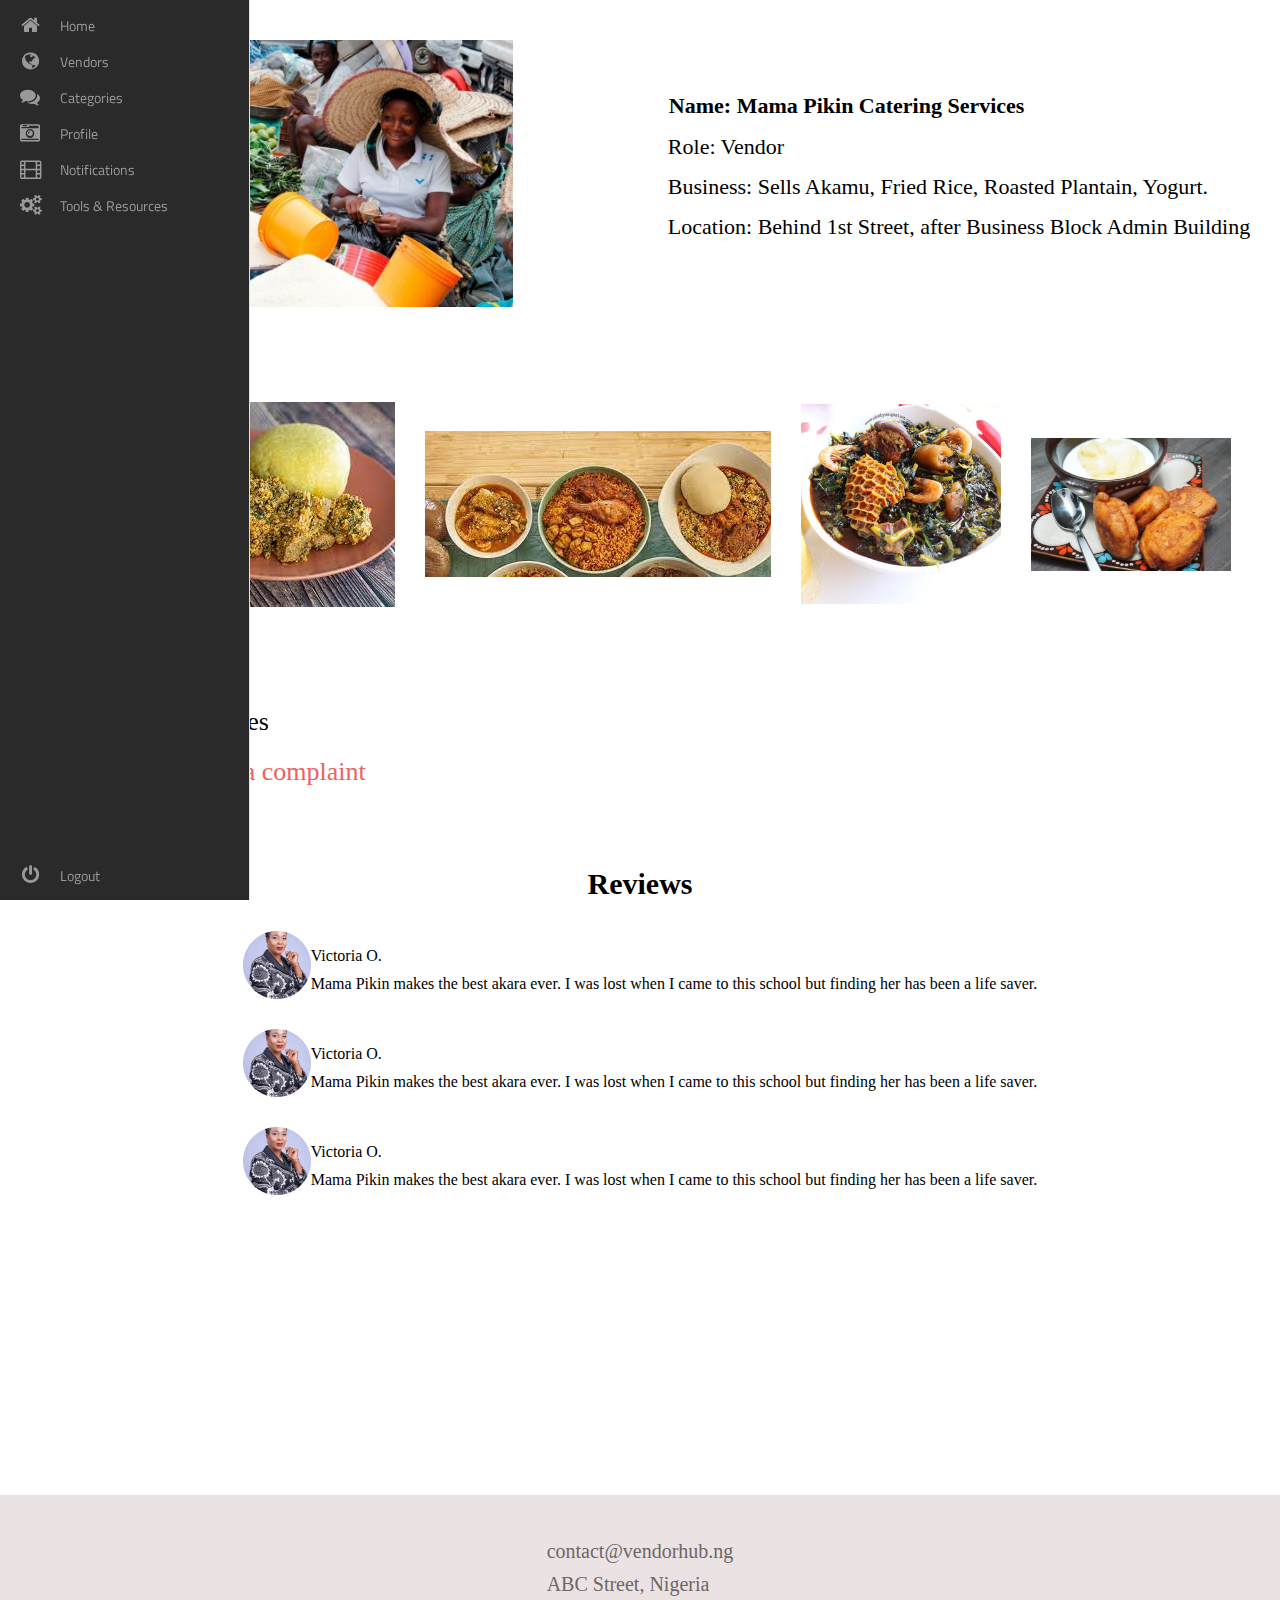
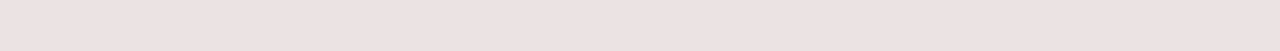
<file: vendor.html>
<!DOCTYPE html>
<html lang="en">

<head>
    <meta charset="UTF-8">
    <meta name="viewport" content="width=device-width, initial-scale=1.0">
    <title>Vendor Hub</title>
    <link rel="stylesheet" href="https://use.fontawesome.com/releases/v5.0.7/css/all.css">
    <link rel="stylesheet" href="vendor.css" />
</head>

<body>

    <div class="area"></div>

    <!--  Side NavBar -->

    <nav class="main-menu">
        <ul>
            <li>
                <a href="/homepage.html">
                    <i class="fa fa-home fa-2x"></i>
                    <span class="nav-text">
                        Home
                    </span>
                </a>

            </li>
            <li class="has-subnav">
                <a href="/vendors.html">
                    <i class="fa fa-globe fa-2x"></i>
                    <span class="nav-text">
                        Vendors
                    </span>
                </a>

            </li>
            <li class="has-subnav">
                <a href="/categories.html">
                    <i class="fa fa-comments fa-2x"></i>
                    <span class="nav-text">
                        Categories
                    </span>
                </a>

            </li>
            <li class="has-subnav">
                <a href="/profile.html">
                    <i class="fa fa-camera-retro fa-2x"></i>
                    <span class="nav-text">
                        Profile
                    </span>
                </a>

            </li>
            <li>
                <a href="/notifications.html">
                    <i class="fa fa-film fa-2x"></i>
                    <span class="nav-text">
                        Notifications
                    </span>
                </a>
            </li>
            <li>
                <a href="/resources.html">
                    <i class="fa fa-cogs fa-2x"></i>
                    <span class="nav-text">
                        Tools & Resources
                    </span>
                </a>
            </li>

        </ul>

        <ul class="logout">
            <li>
                <a href="/logout.html">
                    <i class="fa fa-power-off fa-2x"></i>
                    <span class="nav-text">
                        Logout
                    </span>
                </a>
            </li>
        </ul>
    </nav>

    <!-- Main Area  -->

    <div class="card-container">
        <div class="img">
            <img src="img/market-woman-nigeria-897x598.jpg" alt="vendor" width="400px"/>
            <span>Status: <b>Verified</b></span>
        </div>
        <div class="card-text">
            <h5>Name: Mama Pikin Catering Services</h5>
            <p>Role: Vendor</p>
            <p>Business: Sells Akamu, Fried Rice, Roasted Plantain, Yogurt.</p>
            <p>Location: Behind 1st Street, after Business Block Admin Building</p>
        </div>

        
    </div>
    <div class="items-sold">
        <img src="img/download (6).jpg" />
        <img src="img/download (7).jpg" />
        <img src="img/edikaikong.jpg"  width="200px"/>
        <img src="img/Akara-Nigerian-9jafoodie-Recipe-.jpeg" width="200px"/>
    </div>

    <h5 class="favorites">Add to favorites</h5>
    <h5 class="report">Report/Make a complaint</h5>


    <h5 class="reviews">Reviews</h5>
    <div class="reviews-given">
        <img src="img/Ellipse 2.png" />
    <div class="reviewer">
        <p>Victoria O.</p>
        <p>Mama Pikin makes the best akara ever. I was lost when I came to this school but finding her has been a life saver.</p>
    </div>
    </div>

    <div class="reviews-given">
        <img src="img/Ellipse 2.png" />
    <div class="reviewer">
        <p>Victoria O.</p>
        <p>Mama Pikin makes the best akara ever. I was lost when I came to this school but finding her has been a life saver.</p>
    </div>
    </div>

    <div class="reviews-given">
        <img src="img/Ellipse 2.png" />
    <div class="reviewer">
        <p>Victoria O.</p>
        <p>Mama Pikin makes the best akara ever. I was lost when I came to this school but finding her has been a life saver.</p>
    </div>
    </div>


    <footer class="footer-section">
        <ul>
            <li class="contact">contact@vendorhub.ng</li>
            <li class="contact">ABC Street, Nigeria</li>
        </ul>
    </footer>
</body>
</html>
</file>
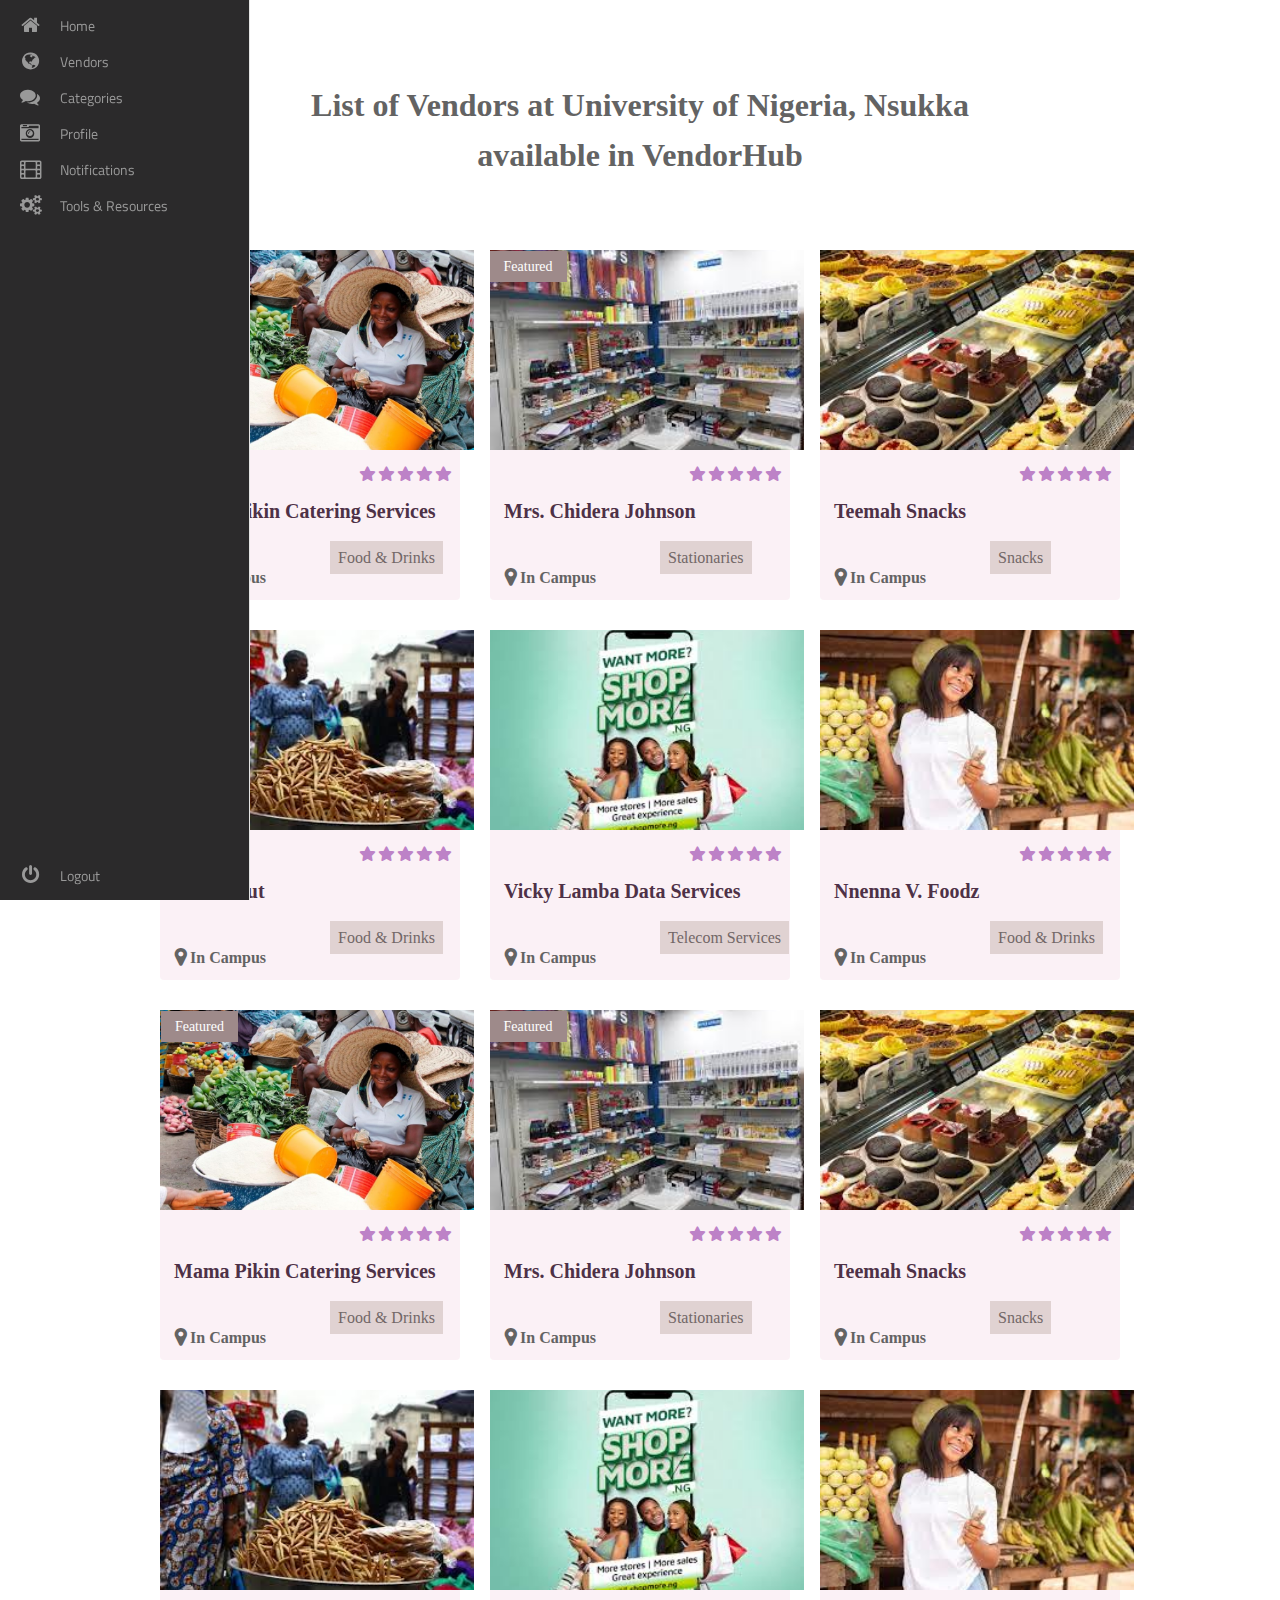
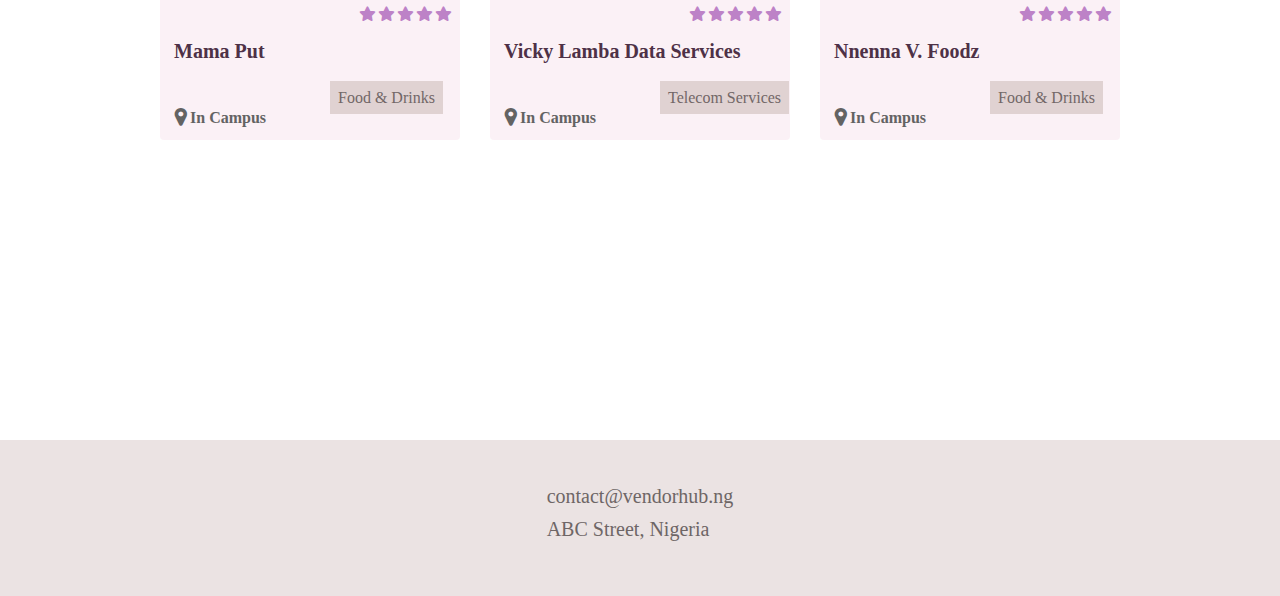
<file: vendors.html>
<!DOCTYPE html>
<html lang="en">

<head>
    <meta charset="UTF-8">
    <meta name="viewport" content="width=device-width, initial-scale=1.0">
    <title>Vendors</title>
    <link rel="stylesheet" href="https://use.fontawesome.com/releases/v5.0.7/css/all.css">
    <link rel="stylesheet" href="vendors.css" />
</head>

<body>

    <div class="area"></div>

    <!--  Side NavBar -->

    <nav class="main-menu">
        <ul>
            <li>
                <a href="/homepage.html">
                    <i class="fa fa-home fa-2x"></i>
                    <span class="nav-text">
                        Home
                    </span>
                </a>

            </li>
            <li class="has-subnav">
                <a href="/vendors.html">
                    <i class="fa fa-globe fa-2x"></i>
                    <span class="nav-text">
                        Vendors
                    </span>
                </a>

            </li>
            <li class="has-subnav">
                <a href="/categories.html">
                    <i class="fa fa-comments fa-2x"></i>
                    <span class="nav-text">
                        Categories
                    </span>
                </a>

            </li>
            <li class="has-subnav">
                <a href="/profile.html">
                    <i class="fa fa-camera-retro fa-2x"></i>
                    <span class="nav-text">
                        Profile
                    </span>
                </a>

            </li>
            <li>
                <a href="/notifications.html">
                    <i class="fa fa-film fa-2x"></i>
                    <span class="nav-text">
                        Notifications
                    </span>
                </a>
            </li>
            <li>
                <a href="/resources.html">
                    <i class="fa fa-cogs fa-2x"></i>
                    <span class="nav-text">
                        Tools & Resources
                    </span>
                </a>
            </li>

        </ul>

        <ul class="logout">
            <li>
                <a href="/logout.html">
                    <i class="fa fa-power-off fa-2x"></i>
                    <span class="nav-text">
                        Logout
                    </span>
                </a>
            </li>
        </ul>
    </nav>


     <!-- Main Area  -->
     
    <div class="third-section">
    
        <h3 class="title">List of Vendors at University of Nigeria, Nsukka <br>available in VendorHub</h3>

    
        <div class="card-container">
    
            <div class="card">
                <img src="img/market-woman-nigeria-897x598.jpg" alt="vendor-image" />
                <i class="fa fa-star rating" aria-hidden="true"></i>
                <i class="fa fa-star rating" aria-hidden="true"></i>
                <i class="fa fa-star rating" aria-hidden="true"></i>
                <i class="fa fa-star rating" aria-hidden="true"></i>
                <i class="fa fa-star rating" aria-hidden="true"></i>
                <h4><a href="vendor.html"> Mama Pikin Catering Services</a></h4>
                <i class="fa fa-map-marker map" aria-hidden="true"></i>
                <p>In Campus</p>
                <span>Food & Drinks</span>
                <h6 class="feat">Featured</h6>
            </div>
            <div class="card">
                <img src="img/download (4).jpg" alt="vendor-image" />
                <i class="fa fa-star rating" aria-hidden="true"></i>
                <i class="fa fa-star rating" aria-hidden="true"></i>
                <i class="fa fa-star rating" aria-hidden="true"></i>
                <i class="fa fa-star rating" aria-hidden="true"></i>
                <i class="fa fa-star rating" aria-hidden="true"></i>
                <h4>Mrs. Chidera Johnson</h4>
                <i class="fa fa-map-marker map" aria-hidden="true"></i>
                <p>In Campus</p>
                <span>Stationaries</span>
                <h6 class="category-featured">Featured</h6>
            </div>
            <div class="card">
                <img src="img/images.jpg" alt="vendor-image" />
                <i class="fa fa-star rating" aria-hidden="true"></i>
                <i class="fa fa-star rating" aria-hidden="true"></i>
                <i class="fa fa-star rating" aria-hidden="true"></i>
                <i class="fa fa-star rating" aria-hidden="true"></i>
                <i class="fa fa-star rating" aria-hidden="true"></i>
                <h4>Teemah Snacks</h4>
                <i class="fa fa-map-marker map" aria-hidden="true"></i>
                <p>In Campus</p>
                <span>Snacks</span>
    
            </div>
            <div class="card">
                <img src="img/download (2).jpg" alt="vendor-image" />
                <i class="fa fa-star rating" aria-hidden="true"></i>
                <i class="fa fa-star rating" aria-hidden="true"></i>
                <i class="fa fa-star rating" aria-hidden="true"></i>
                <i class="fa fa-star rating" aria-hidden="true"></i>
                <i class="fa fa-star rating" aria-hidden="true"></i>
                <h4>Mama Put</h4>
                <i class="fa fa-map-marker map" aria-hidden="true"></i>
                <p>In Campus</p>
                <span>Food & Drinks</span>
    
            </div>
            <div class="card">
                <img src="img/images (1).jpg" alt="vendor-image" />
                <i class="fa fa-star rating" aria-hidden="true"></i>
                <i class="fa fa-star rating" aria-hidden="true"></i>
                <i class="fa fa-star rating" aria-hidden="true"></i>
                <i class="fa fa-star rating" aria-hidden="true"></i>
                <i class="fa fa-star rating" aria-hidden="true"></i>
                <h4>Vicky Lamba Data Services</h4>
                <i class="fa fa-map-marker map" aria-hidden="true"></i>
                <p>In Campus</p>
                <span>Telecom Services</span>
    
            </div>
            <div class="card">
                <img src="img/download.jpg" />
                <i class="fa fa-star rating" aria-hidden="true"></i>
                <i class="fa fa-star rating" aria-hidden="true"></i>
                <i class="fa fa-star rating" aria-hidden="true"></i>
                <i class="fa fa-star rating" aria-hidden="true"></i>
                <i class="fa fa-star rating" aria-hidden="true"></i>
                <h4>Nnenna V. Foodz</h4>
                <i class="fa fa-map-marker map" aria-hidden="true"></i>
                <p>In Campus</p>
                <span>Food & Drinks</span>
    
            </div>
            <div class="card">
                <img src="img/market-woman-nigeria-897x598.jpg" alt="vendor-image" />
                <i class="fa fa-star rating" aria-hidden="true"></i>
                <i class="fa fa-star rating" aria-hidden="true"></i>
                <i class="fa fa-star rating" aria-hidden="true"></i>
                <i class="fa fa-star rating" aria-hidden="true"></i>
                <i class="fa fa-star rating" aria-hidden="true"></i>
                <h4>Mama Pikin Catering Services</h4>
                <i class="fa fa-map-marker map" aria-hidden="true"></i>
                <p>In Campus</p>
                <span>Food & Drinks</span>
                <h6 class="feat">Featured</h6>
            </div>
            <div class="card">
                <img src="img/download (4).jpg" alt="vendor-image" />
                <i class="fa fa-star rating" aria-hidden="true"></i>
                <i class="fa fa-star rating" aria-hidden="true"></i>
                <i class="fa fa-star rating" aria-hidden="true"></i>
                <i class="fa fa-star rating" aria-hidden="true"></i>
                <i class="fa fa-star rating" aria-hidden="true"></i>
                <h4>Mrs. Chidera Johnson</h4>
                <i class="fa fa-map-marker map" aria-hidden="true"></i>
                <p>In Campus</p>
                <span>Stationaries</span>
                <h6 class="category-featured">Featured</h6>
            </div>
            <div class="card">
                <img src="img/images.jpg" alt="vendor-image" />
                <i class="fa fa-star rating" aria-hidden="true"></i>
                <i class="fa fa-star rating" aria-hidden="true"></i>
                <i class="fa fa-star rating" aria-hidden="true"></i>
                <i class="fa fa-star rating" aria-hidden="true"></i>
                <i class="fa fa-star rating" aria-hidden="true"></i>
                <h4>Teemah Snacks</h4>
                <i class="fa fa-map-marker map" aria-hidden="true"></i>
                <p>In Campus</p>
                <span>Snacks</span>
    
            </div>
            <div class="card">
                <img src="img/download (2).jpg" alt="vendor-image" />
                <i class="fa fa-star rating" aria-hidden="true"></i>
                <i class="fa fa-star rating" aria-hidden="true"></i>
                <i class="fa fa-star rating" aria-hidden="true"></i>
                <i class="fa fa-star rating" aria-hidden="true"></i>
                <i class="fa fa-star rating" aria-hidden="true"></i>
                <h4>Mama Put</h4>
                <i class="fa fa-map-marker map" aria-hidden="true"></i>
                <p>In Campus</p>
                <span>Food & Drinks</span>
    
            </div>
            <div class="card">
                <img src="img/images (1).jpg" alt="vendor-image" />
                <i class="fa fa-star rating" aria-hidden="true"></i>
                <i class="fa fa-star rating" aria-hidden="true"></i>
                <i class="fa fa-star rating" aria-hidden="true"></i>
                <i class="fa fa-star rating" aria-hidden="true"></i>
                <i class="fa fa-star rating" aria-hidden="true"></i>
                <h4>Vicky Lamba Data Services</h4>
                <i class="fa fa-map-marker map" aria-hidden="true"></i>
                <p>In Campus</p>
                <span>Telecom Services</span>
    
            </div>
            <div class="card">
                <img src="img/download.jpg" />
                <i class="fa fa-star rating" aria-hidden="true"></i>
                <i class="fa fa-star rating" aria-hidden="true"></i>
                <i class="fa fa-star rating" aria-hidden="true"></i>
                <i class="fa fa-star rating" aria-hidden="true"></i>
                <i class="fa fa-star rating" aria-hidden="true"></i>
                <h4>Nnenna V. Foodz</h4>
                <i class="fa fa-map-marker map" aria-hidden="true"></i>
                <p>In Campus</p>
                <span>Food & Drinks</span>
    
            </div>

        </div>

        <footer class="footer-section">
            <ul>
                <li class="contact">contact@vendorhub.ng</li>
                <li class="contact">ABC Street, Nigeria</li>
            </ul>
        </footer>

    </div>




</body>
</html>
</file>
<file: styles.css>
@import url('https://fonts.googleapis.com/css2?family=Poppins:wght@400;500&display=swap');

* {
    margin: 0;
    padding: 0;
    box-sizing: border-box;
}


.topnav {
    display: flex;
    justify-content: flex-end;
    align-items: center;
    padding: 20px 50px;
    box-shadow: 0 1px 8px #ddd;
    background-color: rgba(209, 106, 209, 0.11);
}

.topnav h3 {
    font-size: 30px;
    margin-right: auto;
    font-weight: normal;
    color: rgb(197, 95, 184);
}

.topnav h3 span {
    font-style: italic;
}

.topnav ul.nav-li {
    list-style: none;
    display: flex;
    align-items: center;
}

.topnav ul.nav-li li {
    padding: 0 20px;
}

.topnav ul.nav-li li a {
    font-size: 18px;
    text-decoration: none;
    color: #555;
    transition: all 0.3s ease 0s;
    padding: 10px;
}

.topnav ul.nav-li li.signup a {
    background-color: #d8b2df;
    border-radius: 8px;
}

.topnav ul.nav-li li.login {
    background: none;
}

.topnav ul.nav-li li.dropdownicon{
    display: none;
}

.hero-section h3{
    text-align:center;
    padding-top:120px;
    padding-bottom: 28px;
    font-size:25px;
}

.hero-section p {
    text-align: center;
    font-weight: lighter;
    color: grey;
    line-height: 1.5rem;

}

.card-container{
    display: flex;
    flex-direction: row;
    justify-content: space-around;
    align-items: center;
    padding:40px;
    text-align: center;
    margin-bottom: 50px;
}

.card-container h3 {
    padding-top:40px;
    padding-bottom: 20px;
    text-align: center;
    font-size: 25px;

}

.card-container p{
    font-size: 15px;
    text-align: center;
}
.card-container .card img{
    width: 450px;
    height: 300px;
    object-fit: cover;
    margin-top:100px;
}

.card-container .card {
    width:450px;
    background: rgb(208, 246, 246);
    background: radial-gradient(circle, rgba(208, 246, 246, 1) 0%, rgba(255, 255, 255, 1) 100%);
    border-radius: 5px;
    border: 1px solid rgba(0, 0, 0, 0.212);
    box-shadow: rgba(149, 157, 165, 0.2) 0px 8px 24px;
    gap:10px 20px;
}

.about-us {
    text-align: center;
    font-size: 28px;
    color: #bd82c7;
    margin: 30px;
}

.about-us-section {
    display: flex;
    flex-direction: row;
    justify-content: space-around;
    align-items: center;

}

.about-us-section p{
    font-size: 22px;
    position: relative;
    left:100px;

}

.about-us-section img {
   position: relative;
   right: 100px;
}


.our-services {
    text-align: center;
    font-size: 28px;
    color: #bd82c7;
    margin: 30px;
}

.our-services-section {
    display: flex;
    flex-direction: row;
    justify-content: space-evenly;
    align-items: center;
}

.our-services-section p span {
    font-size: 24px;
    color:#bd82c7;
    font-weight: bold;
    position: relative;
    bottom:20px;
}

.our-services-section p {
    font-size: 20px;
    color:#6A6666;
}

.our-services-section img {
    margin-bottom: -20px;
}


.our-services-section-2 {
    display: flex;
    flex-direction: row-reverse;
    justify-content: space-evenly;
    align-items: center;
    padding: 20px 0;
}

.our-services-section-2 p span {
    font-size: 24px;
    color:#bd82c7;
    font-weight: bold;
    position: relative;
    bottom:20px;
}

.our-services-section-2 p {
    font-size: 20px;
    color:#6A6666;
}

.our-services-section-2 img {
    margin-bottom: -20px;
}


.our-services-section-3 {
    display: flex;
    flex-direction: row;
    justify-content: space-evenly;
    align-items: center;
}

.our-services-section-3 p span {
    font-size: 24px;
    color:#bd82c7;
    font-weight: bold;
    position: relative;
    bottom:20px;
}

.our-services-section-3 p {
    font-size: 20px;
    color:#6A6666;
}

.our-services-section-3 img {
    margin-bottom: -20px;
}

.footer-section {
    display: flex;
    flex-direction: row;
    justify-content: space-evenly;
    align-items: center;
    margin-top: 300px;
    margin-bottom: 0px;
    background-color: #ebe3e3;
}

.footer-section ul {
    margin-bottom: 50px;
    margin-top: 70px;
}

.footer-section ul li {
    list-style: none;
    font-size: 20px;
    color:rgb(110, 102, 102);
    padding:5px;  
}

.footer-section ul li:hover:not(:first-child) {
    cursor: pointer;
    color:#bd82c7;
}

.footer-section ul li:first-child {
    font-weight: bold;
}

.footer-section ul:last-child {
    margin-top:0px;
}

.footer-section ul li.contact:hover {
    cursor:text;
    color:#555;
}



/* Mobile View */

 
    @media screen and (max-width: 680px){
    ul.nav-li li:not(:nth-child(1)){
        display: none;
    }
    ul.nav-li li:not(:nth-child(2)){
        display: none;
    }

    .topnav ul.nav-li li.dropdownicon {
        display: block;
        position: absolute;
        top:16px;
        right: 10px;
        float: right;
    }

    /* ul.nav-li li.dropdownicon {
        display: block;
        position: absolute;
        top:5px;
        right: 0;
        float: right;
        font-size: 20px;
    } */

    .topnav ul.nav-li.responsive li.dropdownicon{
        position: absolute;
        top:0;
        right: -40px;
    }

    ul.nav-li.responsive {
        position: relative;
    }
    
    ul.nav-li li a{
        display:inline-block;
        text-align: left;
        margin-left: 0px;
        padding-left: 0px;
    }

    ul.nav-li.responsive li{
        display: block;
        float:none;
    }

    ul.nav-li.responsive li a{
        display: inline-block;
        text-align: left;
        margin-left: 0px;
        padding-left: 0px;
    }  

    .card-container {
        flex-direction: column;
        gap: 80px 0;
    }

    .third-section .about-us {
        position: relative;
        left:20px;
        
    }

    .third-section .about-us-section p {
        text-align: center;
        position: relative;
        left:10px;
        line-height: 40px;
        margin-bottom: 60px;
    }

    .about-us-section img {
        display: none;
    }

    .third-section .our-services {
        margin: 50px 0;
    }

    .third-section .our-services-section {
        display: flex;
        flex-direction: column;
        justify-content: space-around;
        align-items: center;
        gap:80px 0px;
    }

    .third-section .our-services-section p {
        text-align: center;
        line-height: 40px;
        font-weight: normal;
        color: #000;
        font-size: 22px;
    }

    .third-section .our-services-section p span {
        color: #978c8c;
    }

    .third-section .our-services-section-2 {
        display: flex;
        flex-direction: column;
        justify-content: space-around;
        align-items: center;
        gap:80px 0px;
        margin-top:100px;
    }

    .third-section .our-services-section-2 p {
        text-align: center;
        line-height: 40px;
        font-weight: normal;
        color: #000;
        font-size: 22px;
    }

    .third-section .our-services-section-2 p span {
        color: #978c8c;
    }

    .third-section .our-services-section-3 {
        display: flex;
        flex-direction: column;
        justify-content: space-around;
        align-items: center;
        gap:80px 0px;
        margin-top:100px;
    }

    .third-section .our-services-section-3 p {
        text-align: center;
        line-height: 40px;
        font-weight: normal;
        color: #000;
        font-size: 22px;
    }

    .third-section .our-services-section-3 p span {
        color: #978c8c;
    }

    .footer-section {
        flex-direction: column;
        justify-content: space-evenly;
        align-items: center;
    }

    .footer-section ul {
        margin:26px;
    }

    .footer-section ul:last-child {
        margin-top:20px;
    }

    .footer-section ul li {
        font-size: 22px;
        text-align: center; 
    }

}



  @media screen and (max-width: 760px) {
      ul.nav-li li:not(:nth-child(1)) {
          display: none;
      }

      ul.nav-li li:not(:nth-child(2)) {
          display: none;
      }

      .topnav ul.nav-li li.dropdownicon {
          display: block;
          position: absolute;
          top: 16px;
          right: 10px;
          float: right;
      }

      /* ul.nav-li li.dropdownicon {
        display: block;
        position: absolute;
        top:5px;
        right: 0;
        float: right;
        font-size: 20px;
    } */

      .topnav ul.nav-li.responsive li.dropdownicon {
          position: absolute;
          top: 0;
          right: -40px;
      }

      ul.nav-li.responsive {
          position: relative;
      }

      ul.nav-li li a {
          display: inline-block;
          text-align: left;
          margin-left: 0px;
          padding-left: 0px;
      }

      ul.nav-li.responsive li {
          display: block;
          float: none;
      }

      ul.nav-li.responsive li a {
          display: inline-block;
          text-align: left;
          margin-left: 0px;
          padding-left: 0px;
      }

      .card-container {
          flex-direction: column;
          gap: 80px 0;
      }

      .third-section .about-us {
          position: relative;
          left: 20px;

      }

      .third-section .about-us-section p {
          text-align: center;
          position: relative;
          left: 10px;
          line-height: 40px;
          margin-bottom: 60px;
      }

      .about-us-section img {
          display: none;
      }

      .third-section .our-services {
          margin: 50px 0;
      }

      .third-section .our-services-section {
          display: flex;
          flex-direction: column;
          justify-content: space-around;
          align-items: center;
          gap: 80px 0px;
      }

      .third-section .our-services-section p {
          text-align: center;
          line-height: 40px;
          font-weight: normal;
          color: #000;
          font-size: 22px;
      }

      .third-section .our-services-section p span {
          color: #978c8c;
      }

      .third-section .our-services-section-2 {
          display: flex;
          flex-direction: column;
          justify-content: space-around;
          align-items: center;
          gap: 80px 0px;
          margin-top: 100px;
      }

      .third-section .our-services-section-2 p {
          text-align: center;
          line-height: 40px;
          font-weight: normal;
          color: #000;
          font-size: 22px;
      }

      .third-section .our-services-section-2 p span {
          color: #978c8c;
      }

      .third-section .our-services-section-3 {
          display: flex;
          flex-direction: column;
          justify-content: space-around;
          align-items: center;
          gap: 80px 0px;
          margin-top: 100px;
      }

      .third-section .our-services-section-3 p {
          text-align: center;
          line-height: 40px;
          font-weight: normal;
          color: #000;
          font-size: 22px;
      }

      .third-section .our-services-section-3 p span {
          color: #978c8c;
      }

      .footer-section {
          flex-direction: column;
          justify-content: space-evenly;
          align-items: center;
      }

      .footer-section ul {
          margin: 26px;
      }

      .footer-section ul:last-child {
          margin-top: 20px;
      }

      .footer-section ul li {
          font-size: 22px;
          text-align: center;
      }

  }
</file>
<file: login.css>
@import url('https://fonts.googleapis.com/css2?family=Poppins:wght@400;500&display=swap');

* {
    margin: 0;
    padding: 0;
    box-sizing: border-box;
}

.container {
    max-width: 1000px;
    min-height: 100vh;
    padding-top: 100px;
    padding-bottom: 100px;
    margin: 0 auto;
    padding-left: 32px;
    padding-right: 32px;
}

h2 {
    color: #666;
    font-weight: normal;
    font-size: 36px;
    text-transform: uppercase;
    text-align: center;
    margin-bottom: 16px;
}

.container form {
    border: 1px solid C8BBBB;
    margin: 0 auto;
}

form {
    display: grid;
    grid-template-columns: 1fr;
    grid-gap: 26px;
    background-color: FCF9F9;
    padding: 32px;
    border-radius: 16px;
    box-shadow: 0px 6px 8px rgba(0 0, 0, 0.1);
}

label {
    display: block;
    margin-bottom: 5px;
    color: #888;
    font-size: 14px;
}

.form-element {
    appearance: none;
    outline: none;
    border: none;
    display: block;
    width: 80%;
    border-radius: 6px;
    padding: 12px 16px;
    background-color: #f3f3f3;
    transition: 0.4s;
}

.form-element:focus {
    box-shadow: 0px 0px 6px rgba(0, 0, 0, 0.2);
    background-color: #fff;
}


.submit-group {
    grid-column: 1 / -1;
    text-align: center;
}

input[type="submit"] {
    appearance: none;
    border: none;
    outline: none;
    background: none;
    padding: 12px 80px;
    background-color: rgb(197, 95, 184);
    border-radius: 8px;
    color: #fff;
    text-transform: uppercase;
    cursor: pointer;
    transition: 0.4s;
}


input[type="submit"]:hover {
    background-color: #bd82c7;
}


@media (max-width: 768px) {
    .container {
        padding-left: 64px;
        padding-right: 64px;
    }
}

@media (min-width: 1024px) {
    .container {
        padding-left: 128px;
        padding-right: 128px;
    }
}
</file>
<file: sign-up.css>
@import url('https://fonts.googleapis.com/css2?family=Poppins:wght@400;500&display=swap');

* {
    margin: 0;
    padding: 0;
    box-sizing: border-box;
}

.container {
    max-width: 1000px;
    min-height: 100vh;
    padding-top: 100px;
    padding-bottom: 100px;
    margin: 0 auto;
    padding-left: 32px;
    padding-right: 32px;
}

h2 {
    color: #666;
    font-weight: normal;
    font-size: 36px;
    text-transform: uppercase;
    text-align: center;
    margin-bottom: 16px;
}

.container form {
    border: 1px solid C8BBBB;
    margin:0 auto;
}

form {
    display: grid;
    grid-template-columns: 1fr;
    grid-gap: 26px;
    background-color: FCF9F9;
    padding: 32px;
    border-radius: 16px;
    box-shadow: 0px 6px 8px rgba(0 0, 0, 0.1);
}

    label {
        display: block;
        margin-bottom: 5px;
        color: #888;
        font-size: 14px;
    }

    .form-element {
        appearance: none;
        outline: none;
        border: none;
        display: block;
        width: 80%;
        border-radius: 6px;
        padding: 12px 16px;
        background-color: #f3f3f3;
        transition: 0.4s;
    }
    
    .form-element:focus {
            box-shadow: 0px 0px 6px rgba(0, 0, 0, 0.2);
            background-color: #fff;
    }


    .submit-group {
        grid-column: 1 / -1;
        text-align: center;
    }
        
    input[type="submit"] {
        appearance: none;
        border: none;
        outline: none;
        background: none;
        padding: 12px 80px;
        background-color:rgb(197, 95, 184);
        border-radius: 8px;
        color: #fff;
        text-transform: uppercase;
        cursor: pointer;
        transition: 0.4s;
    }
    
    
    input[type="submit"]:hover {
        background-color: #bd82c7;
    }


    @media (max-width: 768px) {
        .container {
            padding-left: 64px;
            padding-right: 64px;
        }
    }
    
    @media (min-width: 1024px) {
        .container {
            padding-left: 128px;
            padding-right: 128px;
        }
    }
</file>
<file: categories.css>
@import url('https://fonts.googleapis.com/css2?family=Poppins:wght@400;500&display=swap');

@import url(//netdna.bootstrapcdn.com/font-awesome/4.0.3/css/font-awesome.css);

@import url(https://fonts.googleapis.com/css?family=Titillium+Web:300);


* {
    margin: 0;
    padding: 0;
    box-sizing: border-box;
}


/* Side Navbar */

.fa-2x {
    font-size: 2em;
}

.fa {
    position: relative;
    display: table-cell;
    width: 60px;
    height: 36px;
    text-align: center;
    vertical-align: middle;
    font-size: 20px;
}


.main-menu:hover,
nav.main-menu.expanded {
    width: 250px;
    overflow: visible;
}

.main-menu {
    background: #2b2a2b;
    border-right: 1px solid #e5e5e5;
    position: absolute;
    top: 0;
    bottom: 0;
    height: 100%;
    left: 0;
    width: 60px;
    overflow: hidden;
    -webkit-transition: width .05s linear;
    transition: width .05s linear;
    -webkit-transform: translateZ(0) scale(1, 1);
    z-index: 1000;
}

.main-menu>ul {
    margin: 7px 0;
}

.main-menu li {
    position: relative;
    display: block;
    width: 250px;
}

.main-menu li>a {
    position: relative;
    display: table;
    border-collapse: collapse;
    border-spacing: 0;
    color: #999;
    font-family: arial;
    font-size: 14px;
    text-decoration: none;
    -webkit-transform: translateZ(0) scale(1, 1);
    -webkit-transition: all .1s linear;
    transition: all .1s linear;

}

.main-menu .nav-icon {
    position: relative;
    display: table-cell;
    width: 60px;
    height: 36px;
    text-align: center;
    vertical-align: middle;
    font-size: 18px;
}

.main-menu .nav-text {
    position: relative;
    display: table-cell;
    vertical-align: middle;
    width: 190px;
    font-family: 'Titillium Web', sans-serif;
}

.main-menu>ul.logout {
    position: absolute;
    left: 0;
    bottom: 0;
}

.no-touch .scrollable.hover {
    overflow-y: hidden;
}

.no-touch .scrollable.hover:hover {
    overflow-y: auto;
    overflow: visible;
}

a:hover,
a:focus {
    text-decoration: none;
}

nav {
    -webkit-user-select: none;
    -moz-user-select: none;
    -ms-user-select: none;
    -o-user-select: none;
    user-select: none;
}

nav ul,
nav li {
    outline: 0;
    margin: 0;
    padding: 0;
}

.main-menu li:hover>a,
nav.main-menu li.active>a,
.dropdown-menu>li>a:hover,
.dropdown-menu>li>a:focus,
.dropdown-menu>.active>a,
.dropdown-menu>.active>a:hover,
.dropdown-menu>.active>a:focus,
.no-touch .dashboard-page nav.dashboard-menu ul li:hover a,
.dashboard-page nav.dashboard-menu ul li.active a {
    color: #fff;
    background-color: #e0cacacc;
}

.area {
    float: left;
    background: #e2e2e2;
    width: 100%;
    height: 100%;
}


/* Main Page */

.categories {
    font-size: 2rem;
    margin-top: 80px;
    margin-left: 180px;
    color: #636363;
    text-align: left;
}

.card-container {
    display: flex;
    flex-direction: row;
    align-items: center;
    justify-content: center;
    gap: 30px;
    margin-top: 70px;
    flex-wrap: wrap;

}

.card {
    width: 300px;
    height: 350px;
    background-color: rgba(235, 187, 211, 0.199);
    border-radius: 4px;
    flex: 0 0 23.3333%;
}

.card img {
    width: 314px;
    height: 200px;
    object-fit: cover;
}

.card h4 {
    margin-top: 28px;
    font-size: 20px;
    color: #4e3147;
    position: relative;
    left: 14px;
}

.card i {
    font-weight: bold;
    color: #636363;
}

.card .rating {
    font-size: 16px;
    display: inline;
    position: relative;
    left: 200px;
    top: 10px;
    color: #bd82c7;
}

.card p {
    font-weight: bold;
    color: #636363;
    margin-top: 30px;
    position: relative;
    left: 30px;
    bottom: 20px;
}

.card span {
    background-color: #e0d2d2;
    display: inline;
    padding: 8px 8px;
    color: #726767;
    position: relative;
    bottom: 58px;
    left: 170px;
    cursor: pointer;
}

.card .category-featured {
    background-color: rgb(158, 138, 138);
    padding: 8px 14px;
    display: inline;
    color: white;
    position: relative;
    bottom: 350px;
    right: 96px;
    font-size: 14px;
    font-weight: 500;
}

.card .feat {
    background-color: rgb(158, 138, 138);
    padding: 8px 14px;
    display: inline;
    color: white;
    position: relative;
    bottom: 350px;
    right: 116px;
    font-size: 14px;
    font-weight: 500;
}

.card .map {
    position: relative;
    top: 36px;
    right: 10px;
}

.card a{
    text-decoration: none;
    color: rgb(59, 58, 58);
}

.card-contain {
    display: flex;
    flex-direction: row;
    align-items: center;
    justify-content: center;
    gap: 30px;
    margin-top: 70px;
    flex-wrap: wrap;

}

.card .categories-title {
    text-align: center;
    font-size: 26px;
}

.card-contain .card img {
    object-fit: fill;
    width: 314px;
}

.footer-section {
    display: flex;
    flex-direction: row;
    justify-content: space-evenly;
    align-items: center;
    margin-top: 300px;
    margin-bottom: 0px;
    background-color: #ebe3e3;
}

.footer-section ul {
    margin-bottom: 50px;
    margin-top: 40px;
}

.footer-section ul li {
    list-style: none;
    font-size: 20px;
    color: rgb(110, 102, 102);
    padding: 5px;
    margin: 0 auto;
}
</file>
<file: homepage.css>
@import url('https://fonts.googleapis.com/css2?family=Poppins:wght@400;500&display=swap');

@import url(//netdna.bootstrapcdn.com/font-awesome/4.0.3/css/font-awesome.css);

@import url(https://fonts.googleapis.com/css?family=Titillium+Web:300);


* {
    margin: 0;
    padding: 0;
    box-sizing: border-box;
}


/* Side Navbar */

.fa-2x {
    font-size: 2em;
}

.fa {
    position: relative;
    display: table-cell;
    width: 60px;
    height: 36px;
    text-align: center;
    vertical-align: middle;
    font-size: 20px;
}


.main-menu:hover,
nav.main-menu.expanded {
    width: 250px;
    overflow: visible;
}

.main-menu {
    background: #2b2a2b;
    border-right: 1px solid #e5e5e5;
    position: absolute;
    top: 0;
    bottom: 0;
    height: 100%;
    left: 0;
    width: 60px;
    overflow: hidden;
    -webkit-transition: width .05s linear;
    transition: width .05s linear;
    -webkit-transform: translateZ(0) scale(1, 1);
    z-index: 1000;
}

.main-menu>ul {
    margin: 7px 0;
}

.main-menu li {
    position: relative;
    display: block;
    width: 250px;
}

.main-menu li>a {
    position: relative;
    display: table;
    border-collapse: collapse;
    border-spacing: 0;
    color: #999;
    font-family: arial;
    font-size: 14px;
    text-decoration: none;
    -webkit-transform: translateZ(0) scale(1, 1);
    -webkit-transition: all .1s linear;
    transition: all .1s linear;

}

.main-menu .nav-icon {
    position: relative;
    display: table-cell;
    width: 60px;
    height: 36px;
    text-align: center;
    vertical-align: middle;
    font-size: 18px;
}

.main-menu .nav-text {
    position: relative;
    display: table-cell;
    vertical-align: middle;
    width: 190px;
    font-family: 'Titillium Web', sans-serif;
}

.main-menu>ul.logout {
    position: absolute;
    left: 0;
    bottom: 0;
}

.no-touch .scrollable.hover {
    overflow-y: hidden;
}

.no-touch .scrollable.hover:hover {
    overflow-y: auto;
    overflow: visible;
}

a:hover,
a:focus {
    text-decoration: none;
}

nav {
    -webkit-user-select: none;
    -moz-user-select: none;
    -ms-user-select: none;
    -o-user-select: none;
    user-select: none;
}

nav ul,
nav li {
    outline: 0;
    margin: 0;
    padding: 0;
}

.main-menu li:hover>a,
nav.main-menu li.active>a,
.dropdown-menu>li>a:hover,
.dropdown-menu>li>a:focus,
.dropdown-menu>.active>a,
.dropdown-menu>.active>a:hover,
.dropdown-menu>.active>a:focus,
.no-touch .dashboard-page nav.dashboard-menu ul li:hover a,
.dashboard-page nav.dashboard-menu ul li.active a {
    color: #fff;
    background-color: #e0cacacc;
}

.area {
    float: left;
    background: #e2e2e2;
    width: 100%;
    height: 100%;
}


/* Main Page */



.hero-section {
    background-color: #f0eeee;
    margin-top: 150px ;
}

.hero-section h3 {
    padding-top: 40px;
    padding-bottom: 10px;
    margin-left: 200px;
    font-size: 3.5rem;
    letter-spacing: 2px;
    color: #bd82c7;
}

.hero-section p {
    font-size: 1.5rem;
    margin-bottom: 30px;
    margin-left: 200px;
}

.search {
    display: flex;
    flex-direction: row;
    justify-content: space-evenly;
    align-items: center;
    padding-bottom: 40px;
}

.search-category label{
    font-size: 1rem;
    font-weight: bold;
    position: relative;
    bottom:34px;
    left: 160px;
}

.search-category-in {
    position: relative;
    left: 39px;
}

.search-category-input {
    padding: 10px 20px;
    margin-top: 6px;
    border-radius: 2px;
    outline: none;
    border: none;
    appearance: none; 
}

.btn-all {
    padding: 10px 20px;
    background-color: #bd82c7;
    display: flex;
    flex-direction: row-reverse;
    align-items: center;
    justify-content: space-around;
    border-radius: 2px;
    cursor: pointer;
}

.btn-all .btn-search {
    background: none;
    border: none;
    outline: none;
    appearance: none;
    font-size: 1rem;
    border-radius: 2px;
    color: #fff;
    cursor: pointer;
}
.btn-all i {
    color: white;
    font-weight: 100;
}

.most-rated {
    font-size: 2rem;
    margin-top: 80px;
    color: #636363;
    text-align: center;
}

.card-container {
    display: flex;
    flex-direction: row;
    align-items: center;
    justify-content: center;
    gap: 30px;
    margin-top: 70px;
    flex-wrap: wrap;
    
}

.card {
    width: 300px;
    height: 350px;
    background-color: rgba(235, 187, 211, 0.199);
    border-radius: 4px;
    flex: 0 0 23.3333%;
}

.card img {
    width: 314px;
    height: 200px;
    object-fit: cover;
}

.card h4 {
    margin-top: 28px;
    font-size: 20px;
    color: #4e3147;
    position: relative;
    left: 14px;
}

.card i {
    font-weight: bold;
    color: #636363;
}

.card .rating {
    font-size: 16px;
    display: inline;
    position: relative;
    left: 200px;
    top:10px;
    color: #bd82c7;
}

.card p {
    font-weight: bold;
    color: #636363;
    margin-top: 30px;
    position: relative;
    left: 30px;
    bottom: 20px;
}

.card a {
    text-decoration: none;
    color:#4e3147;
}

.card span {
    background-color: #e0d2d2;
    display: inline;
    padding: 8px 8px;
    color: #726767;
    position: relative;
    bottom: 58px;
    left: 170px;
    cursor: pointer;
}

.card .category-featured {
    background-color: rgb(158, 138, 138);
        padding: 8px 14px;
        display: inline;
        color: white;
        position: relative;
        bottom: 350px;
        right: 96px;
        font-size: 14px;
        font-weight: 500;
}

.card .feat {
    background-color: rgb(158, 138, 138);
        padding: 8px 14px;
        display: inline;
        color: white;
        position: relative;
        bottom: 350px;
        right: 116px;
        font-size: 14px;
        font-weight: 500;
}

.card .map {
    position: relative;
    top: 36px;
    right: 10px;
}

.card-contain {
        display: flex;
        flex-direction: row;
        align-items: center;
        justify-content: center;
        gap: 30px;
        margin-top: 70px;
        flex-wrap: wrap;
    
}

.card .categories-title {
    text-align: center;
    font-size: 26px;
}

.card-contain .card img {
    object-fit: fill;
    width: 314px;
}
.footer-section {
    display: flex;
    flex-direction: row;
    justify-content: space-evenly;
    align-items: center;
    margin-top: 300px;
    margin-bottom: 0px;
    background-color: #ebe3e3;
}

.footer-section ul {
    margin-bottom: 50px;
    margin-top: 40px;
}

.footer-section ul li {
    list-style: none;
    font-size: 20px;
    color: rgb(110, 102, 102);
    padding: 5px;
    margin: 0 auto;
}
</file>
<file: logout.css>
@import url('https://fonts.googleapis.com/css2?family=Poppins:wght@400;500&display=swap');

@import url(//netdna.bootstrapcdn.com/font-awesome/4.0.3/css/font-awesome.css);

@import url(https://fonts.googleapis.com/css?family=Titillium+Web:300);


* {
    margin: 0;
    padding: 0;
    box-sizing: border-box;
}



/* Main Page */

.logout {
    display: flex;
    flex-direction: column;
    align-items: center;
    justify-content: center;
    margin-top: 200px;
    padding:20px 10px;
    background-color: rgb(250, 246, 250);
    
} 

.logout h5 {
    font-size: 30px;
    color: rgb(88, 89, 90);
    letter-spacing: 1.5px;
    font-weight: 600;
    margin-top: 30px;
}

.logout .btn a{
    text-decoration: none;
    color: black;
    font-size: 16px;
}

.logout button {
    padding: 18px 40px;
    margin-top: 20px;
    background-color: antiquewhite;
    appearance: none;
    border-radius: 8px;
    cursor: pointer;
    border: none;
    margin-right: 50px;
}

.logout .btn-2 {
    background-color: rgb(196, 193, 193);
}
</file>
<file: profile.css>
@import url('https://fonts.googleapis.com/css2?family=Poppins:wght@400;500&display=swap');

@import url(//netdna.bootstrapcdn.com/font-awesome/4.0.3/css/font-awesome.css);

@import url(https://fonts.googleapis.com/css?family=Titillium+Web:300);


* {
    margin: 0;
    padding: 0;
    box-sizing: border-box;
}


/* Side Navbar */

.fa-2x {
    font-size: 2em;
}

.fa {
    position: relative;
    display: table-cell;
    width: 60px;
    height: 36px;
    text-align: center;
    vertical-align: middle;
    font-size: 20px;
}


.main-menu:hover,
nav.main-menu.expanded {
    width: 250px;
    overflow: visible;
}

.main-menu {
    background: #2b2a2b;
    border-right: 1px solid #e5e5e5;
    position: absolute;
    top: 0;
    bottom: 0;
    height: 100%;
    left: 0;
    width: 60px;
    overflow: hidden;
    -webkit-transition: width .05s linear;
    transition: width .05s linear;
    -webkit-transform: translateZ(0) scale(1, 1);
    z-index: 1000;
}

.main-menu>ul {
    margin: 7px 0;
}

.main-menu li {
    position: relative;
    display: block;
    width: 250px;
}

.main-menu li>a {
    position: relative;
    display: table;
    border-collapse: collapse;
    border-spacing: 0;
    color: #999;
    font-family: arial;
    font-size: 14px;
    text-decoration: none;
    -webkit-transform: translateZ(0) scale(1, 1);
    -webkit-transition: all .1s linear;
    transition: all .1s linear;

}

.main-menu .nav-icon {
    position: relative;
    display: table-cell;
    width: 60px;
    height: 36px;
    text-align: center;
    vertical-align: middle;
    font-size: 18px;
}

.main-menu .nav-text {
    position: relative;
    display: table-cell;
    vertical-align: middle;
    width: 190px;
    font-family: 'Titillium Web', sans-serif;
}

.main-menu>ul.logout {
    position: absolute;
    left: 0;
    bottom: 0;
}

.no-touch .scrollable.hover {
    overflow-y: hidden;
}

.no-touch .scrollable.hover:hover {
    overflow-y: auto;
    overflow: visible;
}

a:hover,
a:focus {
    text-decoration: none;
}

nav {
    -webkit-user-select: none;
    -moz-user-select: none;
    -ms-user-select: none;
    -o-user-select: none;
    user-select: none;
}

nav ul,
nav li {
    outline: 0;
    margin: 0;
    padding: 0;
}

.main-menu li:hover>a,
nav.main-menu li.active>a,
.dropdown-menu>li>a:hover,
.dropdown-menu>li>a:focus,
.dropdown-menu>.active>a,
.dropdown-menu>.active>a:hover,
.dropdown-menu>.active>a:focus,
.no-touch .dashboard-page nav.dashboard-menu ul li:hover a,
.dashboard-page nav.dashboard-menu ul li.active a {
    color: #fff;
    background-color: #e0cacacc;
}

.area {
    float: left;
    background: #e2e2e2;
    width: 100%;
    height: 100%;
}


/* Main Page */

.container img {
    margin-left: 450px;
}

.section-contact {
    min-height: 100vh;
    padding-top: 100px;
    padding-bottom: 100px;
}

.container {
    max-width: 1080px;
    margin: 0 auto;
    padding-left: 32px;
    padding-right: 32px;

    @media (min-width: 768px) {
        padding-left: 64px;
        padding-right: 64px;
    }

    @media (min-width: 1024px) {
        padding-left: 128px;
        padding-right: 128px;
    }

    h1 {
        color: #666;
        font-size: 36px;
        text-transform: uppercase;
        text-align: center;
        margin-bottom: 16px;
    }

    p {
        color: #888;
        font-size: 18px;
        line-height: 1.5;
        margin-bottom: 32px;
    }

    form {
        display: grid;
        grid-template-columns: 1fr;
        grid-gap: 16px;
        background-color: #fff;
        padding: 32px;
        border-radius: 16px;
        box-shadow: 0px 6px 12px rgba(0 0, 0, 0.2);

        @media (min-width:768px) {
            grid-template-columns: repeat(2, 1fr);
        }
    }

    .form-group {

        &.full {
            grid-column: 1 / -1;
        }

        label {
            display: block;
            margin-bottom: 5px;
            color: #888;
            font-size: 14px;
        }

        .form-element {
            appearance: none;
            outline: none;
            border: none;
            display: block;
            width: 100%;
            border-radius: 8px;
            padding: 12px 16px;
            background-color: #f3f3f3;
            transition: 0.4s;

            &:focus {
                box-shadow: 0px 0px 6px rgba(0, 0, 0, 0.2);

                background-color: #fff;
            }
        }

        textarea {
            resize: none;
            min-height: 100px;
        }
    }

    .submit-group {
        grid-column: 1 / -1;
        text-align: right;

        input[type="submit"] {
            appearance: none;
            border: none;
            outline: none;
            background: none;
            padding: 12px 16px;
            background-color: #bd82c7;
            border-radius: 8px;
            color: #fff;
            cursor: pointer;
            transition: 0.4s;


            &:hover {
                background-color: #9b75d7;
            }
        }
    }
}
</file>
<file: stationaries.css>
@import url('https://fonts.googleapis.com/css2?family=Poppins:wght@400;500&display=swap');

@import url(//netdna.bootstrapcdn.com/font-awesome/4.0.3/css/font-awesome.css);

@import url(https://fonts.googleapis.com/css?family=Titillium+Web:300);


* {
    margin: 0;
    padding: 0;
    box-sizing: border-box;
}


/* Side Navbar */

.fa-2x {
    font-size: 2em;
}

.fa {
    position: relative;
    display: table-cell;
    width: 60px;
    height: 36px;
    text-align: center;
    vertical-align: middle;
    font-size: 20px;
}


.main-menu:hover,
nav.main-menu.expanded {
    width: 250px;
    overflow: visible;
}

.main-menu {
    background: #2b2a2b;
    border-right: 1px solid #e5e5e5;
    position: absolute;
    top: 0;
    bottom: 0;
    height: 100%;
    left: 0;
    width: 60px;
    overflow: hidden;
    -webkit-transition: width .05s linear;
    transition: width .05s linear;
    -webkit-transform: translateZ(0) scale(1, 1);
    z-index: 1000;
}

.main-menu>ul {
    margin: 7px 0;
}

.main-menu li {
    position: relative;
    display: block;
    width: 250px;
}

.main-menu li>a {
    position: relative;
    display: table;
    border-collapse: collapse;
    border-spacing: 0;
    color: #999;
    font-family: arial;
    font-size: 14px;
    text-decoration: none;
    -webkit-transform: translateZ(0) scale(1, 1);
    -webkit-transition: all .1s linear;
    transition: all .1s linear;

}

.main-menu .nav-icon {
    position: relative;
    display: table-cell;
    width: 60px;
    height: 36px;
    text-align: center;
    vertical-align: middle;
    font-size: 18px;
}

.main-menu .nav-text {
    position: relative;
    display: table-cell;
    vertical-align: middle;
    width: 190px;
    font-family: 'Titillium Web', sans-serif;
}

.main-menu>ul.logout {
    position: absolute;
    left: 0;
    bottom: 0;
}

.no-touch .scrollable.hover {
    overflow-y: hidden;
}

.no-touch .scrollable.hover:hover {
    overflow-y: auto;
    overflow: visible;
}

a:hover,
a:focus {
    text-decoration: none;
}

nav {
    -webkit-user-select: none;
    -moz-user-select: none;
    -ms-user-select: none;
    -o-user-select: none;
    user-select: none;
}

nav ul,
nav li {
    outline: 0;
    margin: 0;
    padding: 0;
}

.main-menu li:hover>a,
nav.main-menu li.active>a,
.dropdown-menu>li>a:hover,
.dropdown-menu>li>a:focus,
.dropdown-menu>.active>a,
.dropdown-menu>.active>a:hover,
.dropdown-menu>.active>a:focus,
.no-touch .dashboard-page nav.dashboard-menu ul li:hover a,
.dashboard-page nav.dashboard-menu ul li.active a {
    color: #fff;
    background-color: #e0cacacc;
}

.area {
    float: left;
    background: #e2e2e2;
    width: 100%;
    height: 100%;
}


/* Main Page */

.most-rated {
    font-size: 2rem;
    margin-top: 80px;
    color: #636363;
    text-align: center;
}

.card-container {
    display: flex;
    flex-direction: row;
    align-items: center;
    justify-content: center;
    gap: 30px;
    margin-top: 70px;
    flex-wrap: wrap;

}

.card {
    width: 300px;
    height: 350px;
    background-color: rgba(235, 187, 211, 0.199);
    border-radius: 4px;
    flex: 0 0 23.3333%;
}

.card img {
    width: 314px;
    height: 200px;
    object-fit: cover;
}

.card h4 {
    margin-top: 28px;
    font-size: 20px;
    color: #4e3147;
    position: relative;
    left: 14px;
}

.card i {
    font-weight: bold;
    color: #636363;
}

.card .rating {
    font-size: 16px;
    display: inline;
    position: relative;
    left: 200px;
    top: 10px;
    color: #bd82c7;
}

.card p {
    font-weight: bold;
    color: #636363;
    margin-top: 30px;
    position: relative;
    left: 30px;
    bottom: 20px;
}

.card a {
    text-decoration: none;
    color: #4e3147;
}

.card span {
    background-color: #e0d2d2;
    display: inline;
    padding: 8px 8px;
    color: #726767;
    position: relative;
    bottom: 58px;
    left: 170px;
    cursor: pointer;
}

.card .category-featured {
    background-color: rgb(158, 138, 138);
    padding: 8px 14px;
    display: inline;
    color: white;
    position: relative;
    bottom: 350px;
    right: 96px;
    font-size: 14px;
    font-weight: 500;
}

.card .feat {
    background-color: rgb(158, 138, 138);
    padding: 8px 14px;
    display: inline;
    color: white;
    position: relative;
    bottom: 350px;
    right: 116px;
    font-size: 14px;
    font-weight: 500;
}

.card .map {
    position: relative;
    top: 36px;
    right: 10px;
}

.footer-section {
    display: flex;
    flex-direction: row;
    justify-content: space-evenly;
    align-items: center;
    margin-top: 300px;
    margin-bottom: 0px;
    background-color: #ebe3e3;
}

.footer-section ul {
    margin-bottom: 50px;
    margin-top: 40px;
}

.footer-section ul li {
    list-style: none;
    font-size: 20px;
    color: rgb(110, 102, 102);
    padding: 5px;
    margin: 0 auto;
}
</file>
